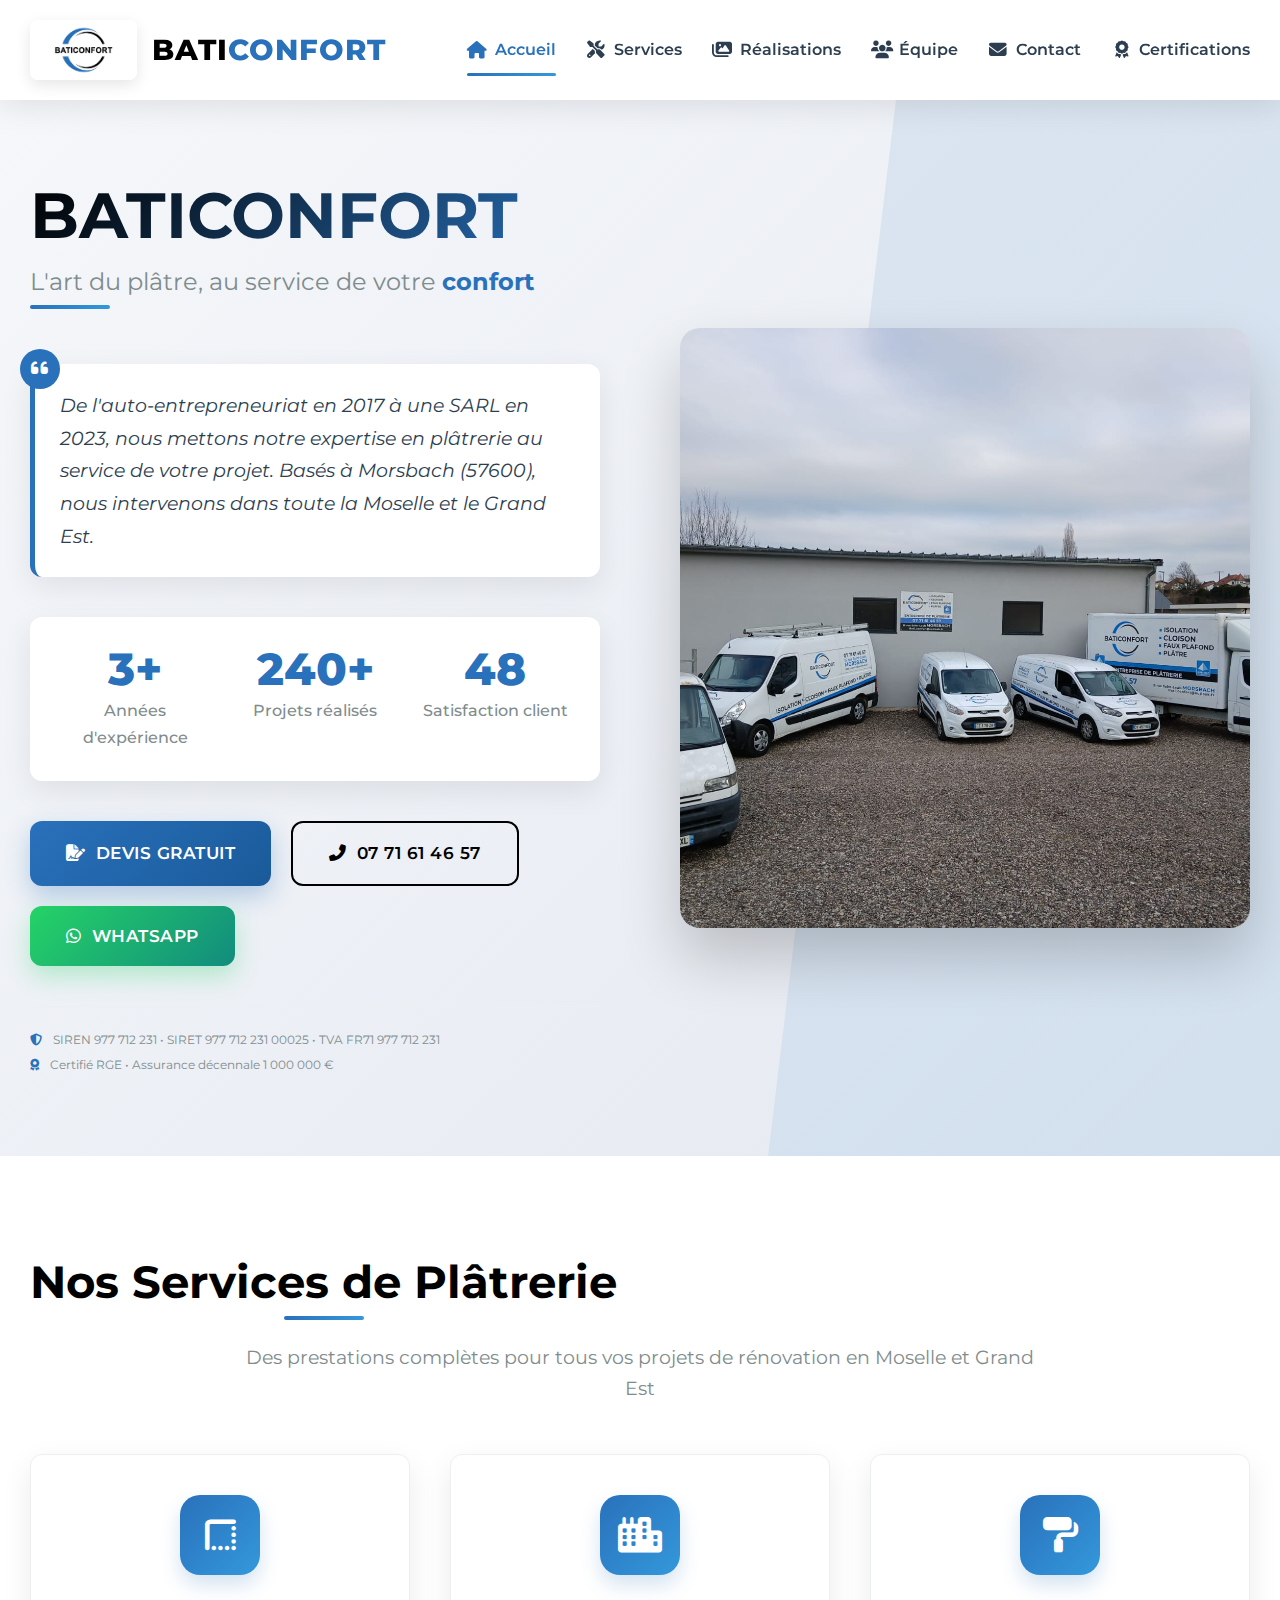
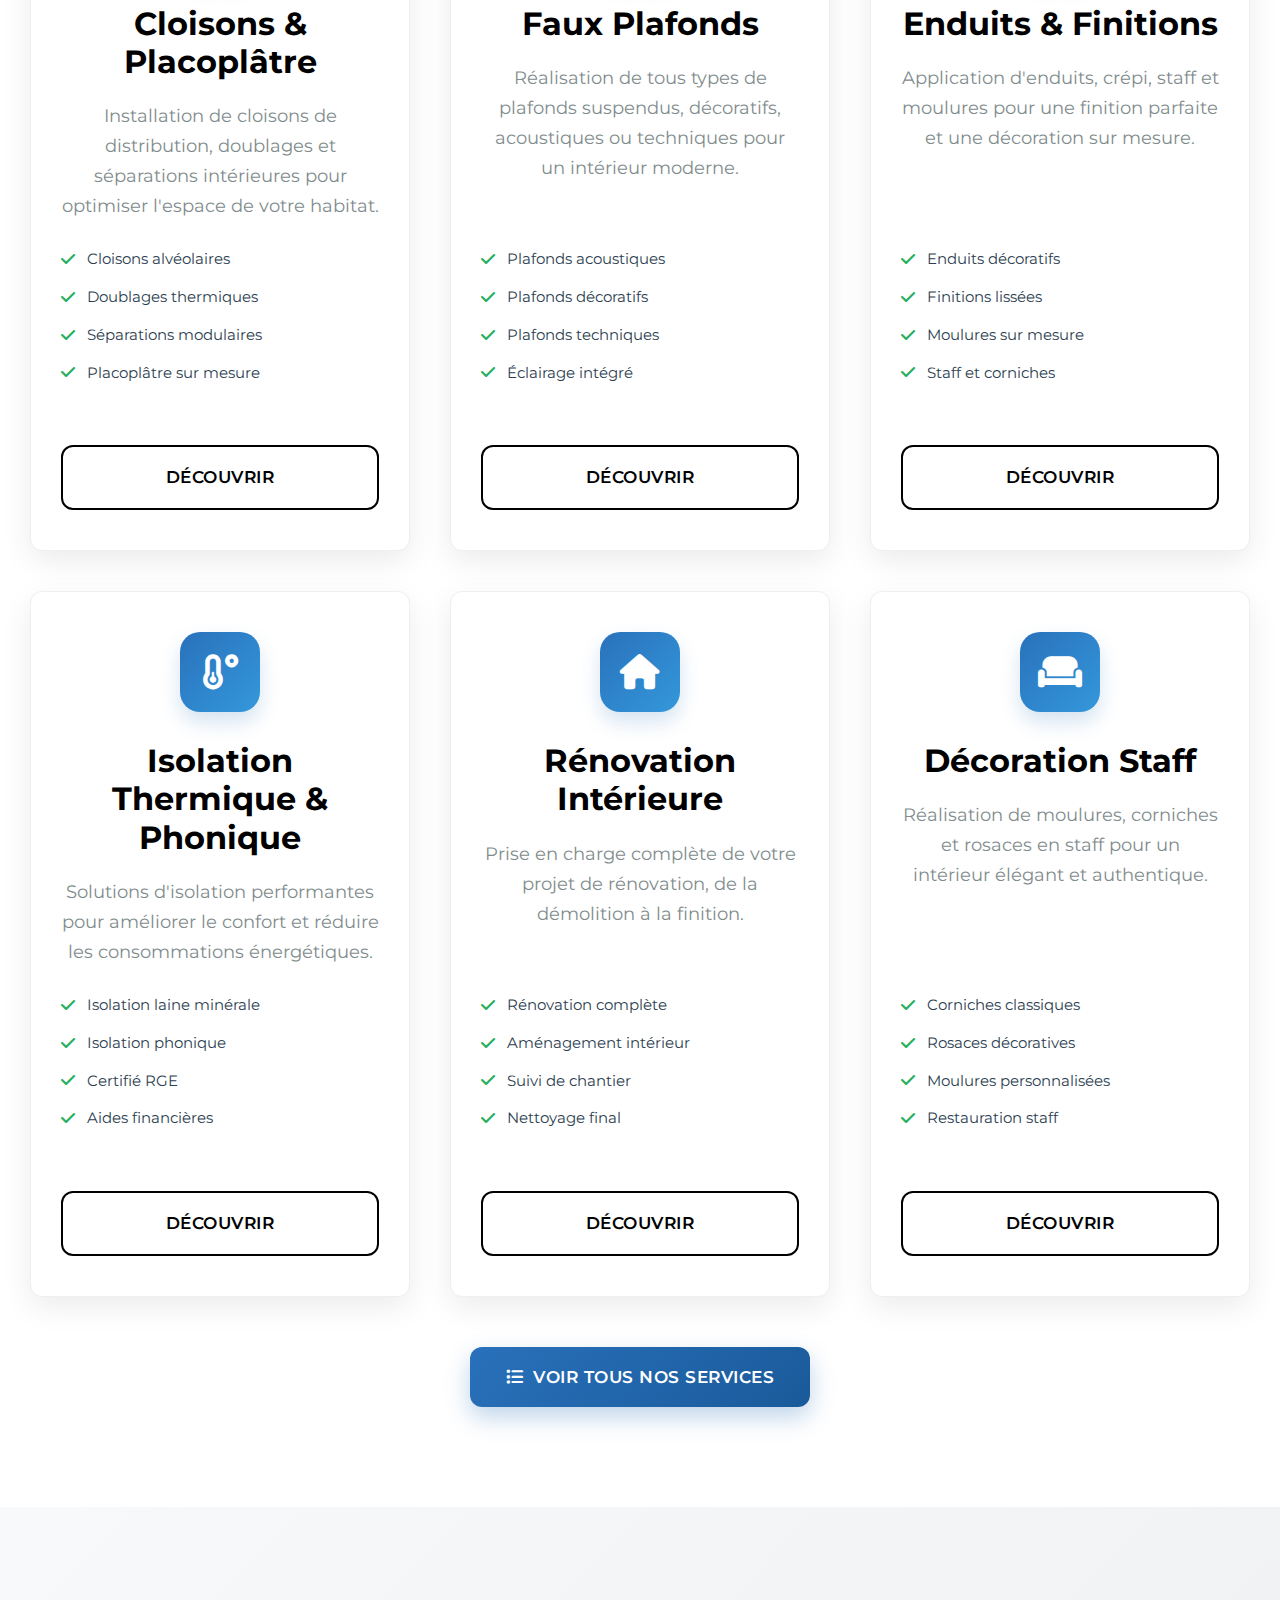
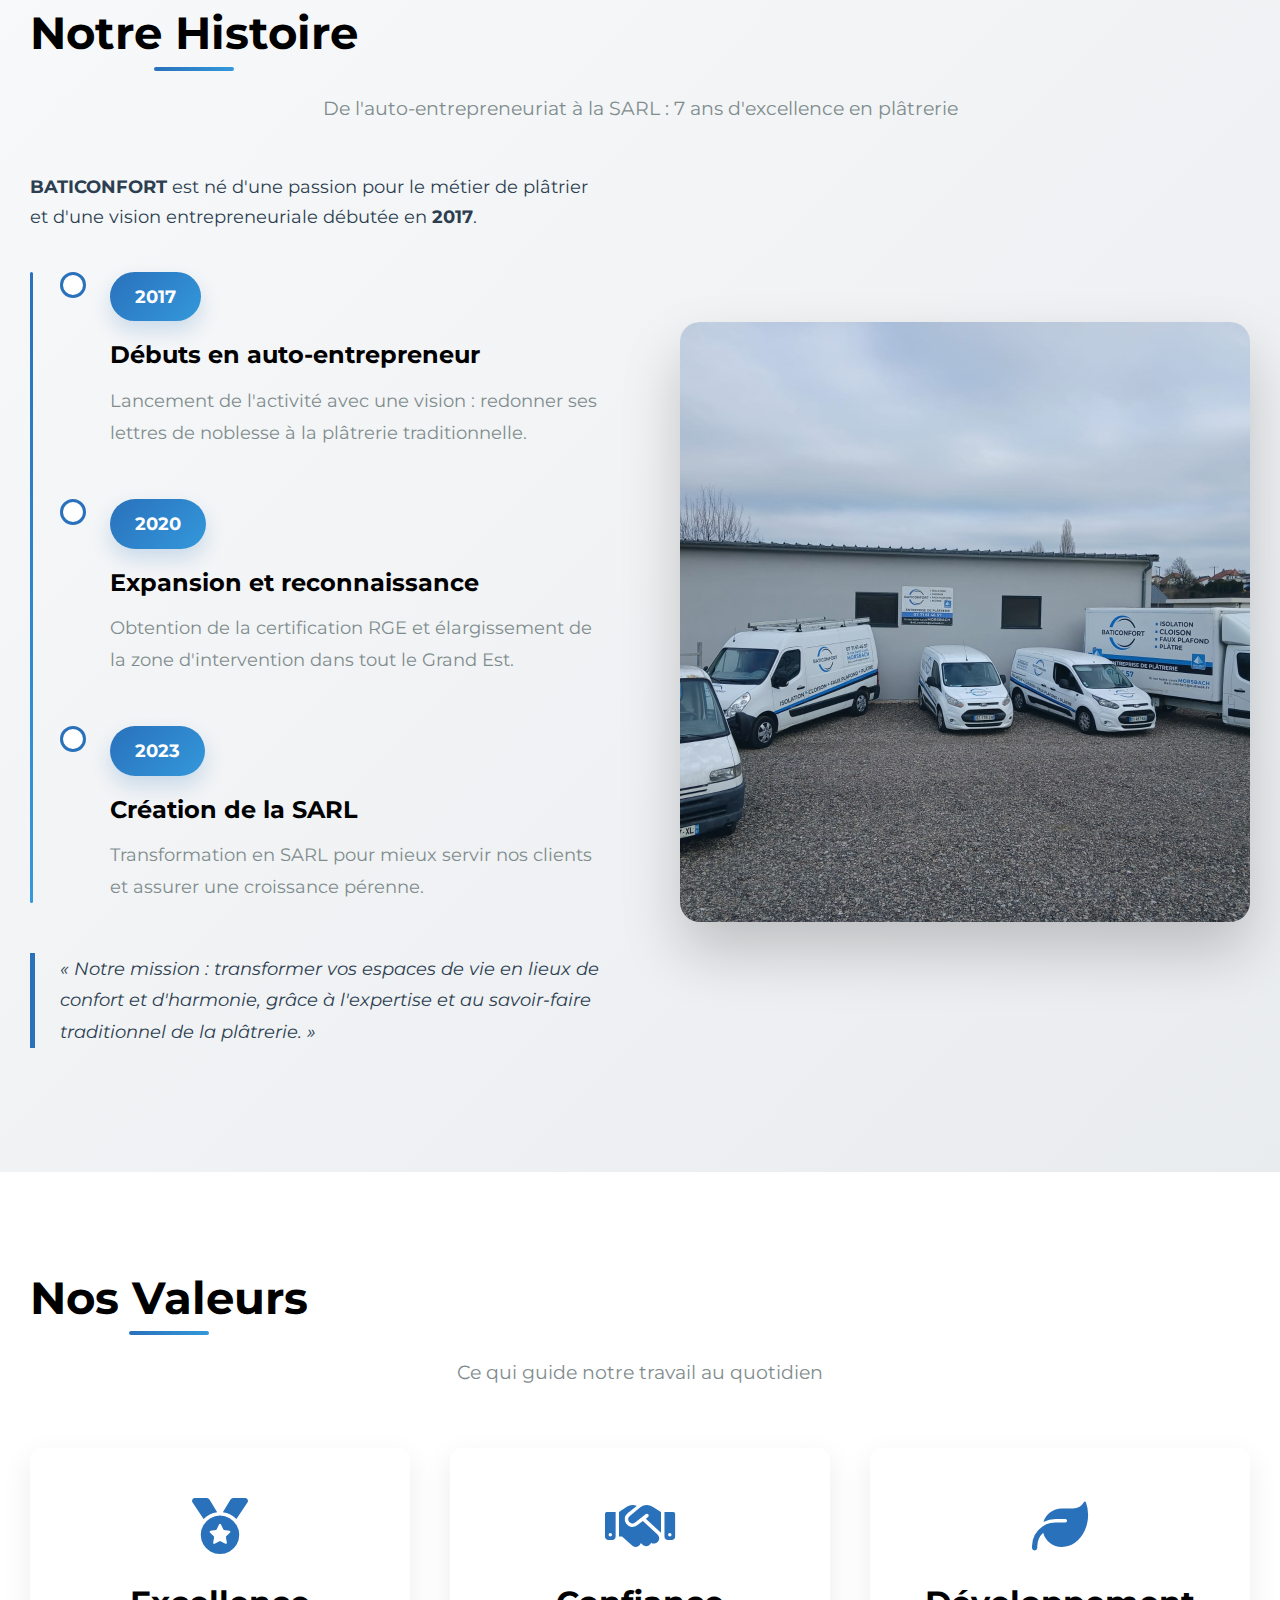
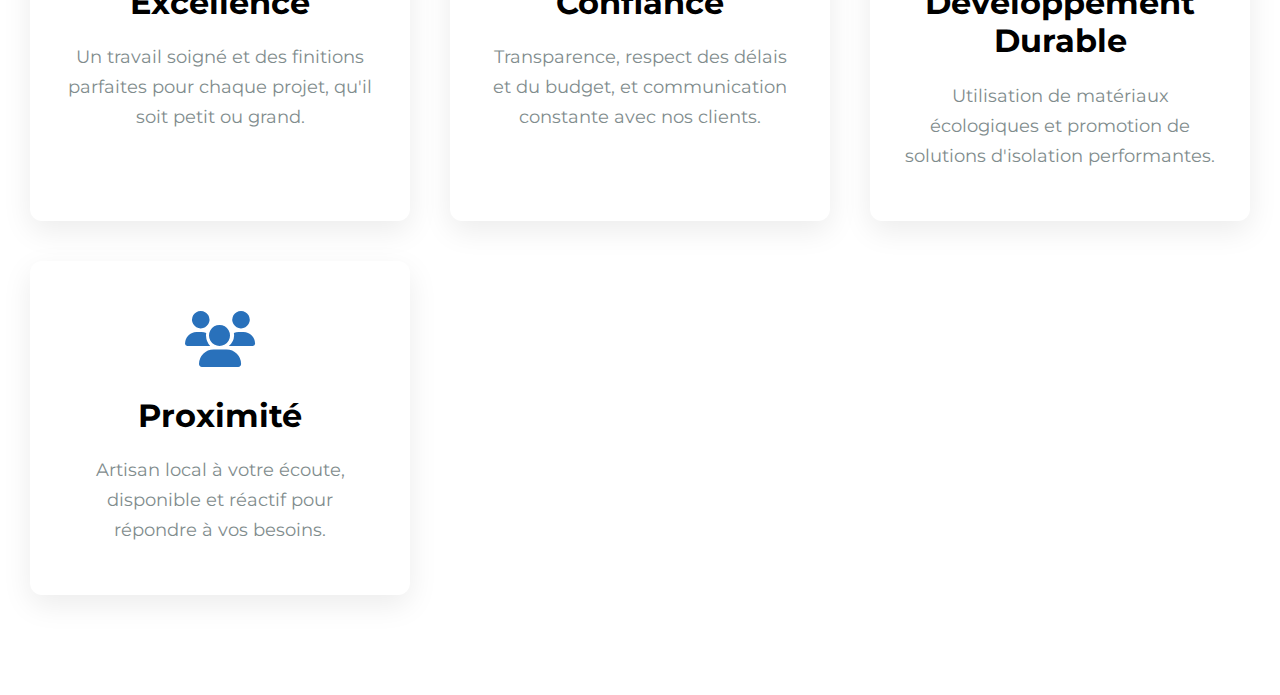
<file: index.html>
<!DOCTYPE html>
<html lang="fr">
<head>
    <meta charset="UTF-8">
    <meta name="viewport" content="width=device-width, initial-scale=1.0">
    <title>BATICONFORT</title>
    <meta name="description" content="SARL BATICONFORT, expert en plâtrerie à Morsbach (57600). Cloisons, faux plafonds, enduits, isolation thermique. Certifié RGE, Qualibat, assurance décennale. Devis gratuit 07 71 61 46 57">
    <link rel="icon" type="image/x-icon" href="/assets/images/favicon.ico">
    
    <!-- Preconnect & Preload -->
    <link rel="preconnect" href="https://fonts.googleapis.com">
    <link rel="preconnect" href="https://fonts.gstatic.com" crossorigin>
    <link rel="preload" as="style" href="https://cdnjs.cloudflare.com/ajax/libs/font-awesome/6.4.0/css/all.min.css">
    <link rel="preload" as="style" href="https://fonts.googleapis.com/css2?family=Montserrat:wght@300;400;500;600;700;800&family=Roboto:wght@300;400;500;700&display=swap">
    
    <!-- CSS -->
    <link rel="stylesheet" href="https://cdnjs.cloudflare.com/ajax/libs/font-awesome/6.4.0/css/all.min.css">
    <link href="https://fonts.googleapis.com/css2?family=Montserrat:wght@300;400;500;600;700;800&family=Roboto:wght@300;400;500;700&display=swap" rel="stylesheet">
    <link rel="stylesheet" href="style.css">
    
    <!-- Schema.org Structured Data -->
    <script type="application/ld+json">
    {
        "@context": "https://schema.org",
        "@type": "HomeAndConstructionBusiness",
        "name": "BATICONFORT",
        "image": "https://www.baticonfort.fr/assets/images/logo.jpg",
        "description": "Entreprise de plâtrerie et rénovation intérieure certifiée RGE en Moselle",
        "address": {
            "@type": "PostalAddress",
            "streetAddress": "15 rue Saint-Louis",
            "addressLocality": "Morsbach",
            "postalCode": "57600",
            "addressCountry": "FR"
        },
        "geo": {
            "@type": "GeoCoordinates",
            "latitude": "49.39932237134848",
            "longitude": "6.870177576950109"
        },
        "url": "https://www.baticonfort.fr",
        "telephone": "+33771614657",
        "priceRange": "€€",
        "openingHours": "Mo-Fr 08:00-18:00, Sa 08:00-12:00",
        "founder": {
            "@type": "Person",
            "name": "Abdelouhad BENTALIB"
        },
        "foundingDate": "2023",
        "legalName": "BATICONFORT SARL",
        "vatID": "FR71 977 712 231",
        "areaServed": "Moselle, Grand Est"
    }
    </script>
</head>
<body>
    
    <!-- Navigation -->
    <nav class="navbar">
        <div class="container nav-container">
            <a href="index.html" class="logo">
                <img src="assets/images/logo.jpg" alt="Logo Baticonfort - Plâtrerie Moselle" class="logo-image" width="60" height="60">
                <span class="logo-text">BATI<span>CONFORT</span></span>
            </a>
            
            <button class="menu-toggle" id="menuToggle" aria-label="Menu mobile" aria-expanded="false">
                <span></span>
                <span></span>
                <span></span>
            </button>
            
            <ul class="nav-menu" id="navMenu">
                <li><a href="index.html" class="active"><i class="fas fa-home"></i> Accueil</a></li>
                <li><a href="services.html"><i class="fas fa-tools"></i> Services</a></li>
                <li><a href="realisations.html"><i class="fas fa-images"></i> Réalisations</a></li>
                <li><a href="equipe.html"><i class="fas fa-users"></i> Équipe</a></li>
                <li><a href="contact.html"><i class="fas fa-envelope"></i> Contact</a></li>
                <li><a href="certifications.html"><i class="fas fa-award"></i> Certifications</a></li>
            </ul>
        </div>
    </nav>
    
    <!-- Hero Section -->
    <section class="hero">
        <div class="container">
            <div class="hero-content">
                <div class="hero-text fade-in">
                    <h1 class="hero-title">BATI<span class="highlight">CONFORT</span></h1>
                    <h2 class="hero-subtitle">L'art du plâtre, au service de votre <span class="hero-highlight">confort</span></h2>
                    
                    <div class="hero-quote">
                        <i class="fas fa-quote-left quote-icon"></i>
                        <span>De l'auto-entrepreneuriat en 2017 à une SARL en 2023, nous mettons notre expertise en plâtrerie au service de votre projet. Basés à Morsbach (57600), nous intervenons dans toute la Moselle et le Grand Est.</span>
                    </div>
                    
                    <div class="hero-stats">
                        <div class="stat">
                            <span class="stat-number">8+</span>
                            <span class="stat-label">Années d'expérience</span>
                        </div>
                        <div class="stat">
                            <span class="stat-number">500+</span>
                            <span class="stat-label">Projets réalisés</span>
                        </div>
                        <div class="stat">
                            <span class="stat-number">100%</span>
                            <span class="stat-label">Satisfaction client</span>
                        </div>
                    </div>
                    
                    <div class="hero-buttons">
                        <a href="contact.html" class="btn btn-primary">
                            <i class="fas fa-file-signature"></i> Devis gratuit
                        </a>
                        <a href="tel:+33771614657" class="btn btn-secondary">
                            <i class="fas fa-phone-alt"></i> 07 71 61 46 57
                        </a>
                        <a href="https://wa.me/33771614657" class="btn btn-whatsapp" target="_blank">
                            <i class="fab fa-whatsapp"></i> WhatsApp
                        </a>
                    </div>
                    
                    <div class="hero-legal">
                        <p><small><i class="fas fa-shield-alt"></i> SIREN 977 712 231 • SIRET 977 712 231 00025 • TVA FR71 977 712 231</small></p>
                        <p><small><i class="fas fa-award"></i> Certifié RGE • Assurance décennale 1 000 000 €</small></p>
                    </div>
                </div>
                
                <div class="profile-image-container fade-in">
                    <img src="assets/images/entreprise.jpg" class="profile-image" alt="Entreprise BATICONFORT - Plâtrerie professionnelle à Morsbach" width="600" height="600" loading="eager">
                </div>
            </div>
        </div>
    </section>

    <!-- Services Section -->
    <section id="services" class="services-section">
        <div class="container">
            <div class="section-header">
                <h2 class="section-title">Nos Services de Plâtrerie</h2>
                <p class="section-subtitle">Des prestations complètes pour tous vos projets de rénovation en Moselle et Grand Est</p>
            </div>
            
            <div class="services-grid">
                <!-- Service 1 -->
                <div class="service-card fade-in">
                    <div class="service-icon">
                        <i class="fas fa-border-style"></i>
                    </div>
                    <h3>Cloisons & Placoplâtre</h3>
                    <p>Installation de cloisons de distribution, doublages et séparations intérieures pour optimiser l'espace de votre habitat.</p>
                    <div class="service-features">
                        <span class="service-feature"><i class="fas fa-check"></i> Cloisons alvéolaires</span>
                        <span class="service-feature"><i class="fas fa-check"></i> Doublages thermiques</span>
                        <span class="service-feature"><i class="fas fa-check"></i> Séparations modulaires</span>
                        <span class="service-feature"><i class="fas fa-check"></i> Placoplâtre sur mesure</span>
                    </div>
                    <a href="services.html#cloisons" class="btn btn-secondary btn-block mt-3">Découvrir</a>
                </div>
                
                <!-- Service 2 -->
                <div class="service-card fade-in">
                    <div class="service-icon">
                        <i class="fas fa-city"></i>
                    </div>
                    <h3>Faux Plafonds</h3>
                    <p>Réalisation de tous types de plafonds suspendus, décoratifs, acoustiques ou techniques pour un intérieur moderne.</p>
                    <div class="service-features">
                        <span class="service-feature"><i class="fas fa-check"></i> Plafonds acoustiques</span>
                        <span class="service-feature"><i class="fas fa-check"></i> Plafonds décoratifs</span>
                        <span class="service-feature"><i class="fas fa-check"></i> Plafonds techniques</span>
                        <span class="service-feature"><i class="fas fa-check"></i> Éclairage intégré</span>
                    </div>
                    <a href="services.html#plafonds" class="btn btn-secondary btn-block mt-3">Découvrir</a>
                </div>
                
                <!-- Service 3 -->
                <div class="service-card fade-in">
                    <div class="service-icon">
                        <i class="fas fa-paint-roller"></i>
                    </div>
                    <h3>Enduits & Finitions</h3>
                    <p>Application d'enduits, crépi, staff et moulures pour une finition parfaite et une décoration sur mesure.</p>
                    <div class="service-features">
                        <span class="service-feature"><i class="fas fa-check"></i> Enduits décoratifs</span>
                        <span class="service-feature"><i class="fas fa-check"></i> Finitions lissées</span>
                        <span class="service-feature"><i class="fas fa-check"></i> Moulures sur mesure</span>
                        <span class="service-feature"><i class="fas fa-check"></i> Staff et corniches</span>
                    </div>
                    <a href="services.html#enduits" class="btn btn-secondary btn-block mt-3">Découvrir</a>
                </div>
                
                <!-- Service 4 -->
                <div class="service-card fade-in">
                    <div class="service-icon">
                        <i class="fas fa-temperature-low"></i>
                    </div>
                    <h3>Isolation Thermique & Phonique</h3>
                    <p>Solutions d'isolation performantes pour améliorer le confort et réduire les consommations énergétiques.</p>
                    <div class="service-features">
                        <span class="service-feature"><i class="fas fa-check"></i> Isolation laine minérale</span>
                        <span class="service-feature"><i class="fas fa-check"></i> Isolation phonique</span>
                        <span class="service-feature"><i class="fas fa-check"></i> Certifié RGE</span>
                        <span class="service-feature"><i class="fas fa-check"></i> Aides financières</span>
                    </div>
                    <a href="services.html#isolation" class="btn btn-secondary btn-block mt-3">Découvrir</a>
                </div>
                
                <!-- Service 5 -->
                <div class="service-card fade-in">
                    <div class="service-icon">
                        <i class="fas fa-home"></i>
                    </div>
                    <h3>Rénovation Intérieure</h3>
                    <p>Prise en charge complète de votre projet de rénovation, de la démolition à la finition.</p>
                    <div class="service-features">
                        <span class="service-feature"><i class="fas fa-check"></i> Rénovation complète</span>
                        <span class="service-feature"><i class="fas fa-check"></i> Aménagement intérieur</span>
                        <span class="service-feature"><i class="fas fa-check"></i> Suivi de chantier</span>
                        <span class="service-feature"><i class="fas fa-check"></i> Nettoyage final</span>
                    </div>
                    <a href="services.html#renovation" class="btn btn-secondary btn-block mt-3">Découvrir</a>
                </div>
                
                <!-- Service 6 -->
                <div class="service-card fade-in">
                    <div class="service-icon">
                        <i class="fa-solid fa-couch"></i>
                    </div>
                    <h3>Décoration Staff</h3>
                    <p>Réalisation de moulures, corniches et rosaces en staff pour un intérieur élégant et authentique.</p>
                    <div class="service-features">
                        <span class="service-feature"><i class="fas fa-check"></i> Corniches classiques</span>
                        <span class="service-feature"><i class="fas fa-check"></i> Rosaces décoratives</span>
                        <span class="service-feature"><i class="fas fa-check"></i> Moulures personnalisées</span>
                        <span class="service-feature"><i class="fas fa-check"></i> Restauration staff</span>
                    </div>
                    <a href="services.html#staff" class="btn btn-secondary btn-block mt-3">Découvrir</a>
                </div>
            </div>
            
            <div class="text-center mt-5">
                <a href="services.html" class="btn btn-primary">
                    <i class="fas fa-list"></i> Voir tous nos services
                </a>
            </div>
        </div>
    </section>
    
    <!-- À Propos Section -->
    <section class="about-section history-section">
        <div class="container">
            <div class="section-header">
                <h2 class="section-title">Notre Histoire</h2>
                <p class="section-subtitle">De l'auto-entrepreneuriat à la SARL : 7 ans d'excellence en plâtrerie</p>
            </div>
            
            <div class="history-content">
                <div class="history-text">
                    <p><strong>BATICONFORT</strong> est né d'une passion pour le métier de plâtrier et d'une vision entrepreneuriale débutée en <strong>2017</strong>.</p>
                    
                    <div class="history-timeline">
                        <div class="history-event">
                            <div class="event-year">2017</div>
                            <div class="event-content">
                                <h4>Débuts en auto-entrepreneur</h4>
                                <p>Lancement de l'activité avec une vision : redonner ses lettres de noblesse à la plâtrerie traditionnelle.</p>
                            </div>
                        </div>
                        
                        <div class="history-event">
                            <div class="event-year">2020</div>
                            <div class="event-content">
                                <h4>Expansion et reconnaissance</h4>
                                <p>Obtention de la certification RGE et élargissement de la zone d'intervention dans tout le Grand Est.</p>
                            </div>
                        </div>
                        
                        <div class="history-event">
                            <div class="event-year">2023</div>
                            <div class="event-content">
                                <h4>Création de la SARL</h4>
                                <p>Transformation en SARL pour mieux servir nos clients et assurer une croissance pérenne.</p>
                            </div>
                        </div>
                    </div>
                    
                    <div class="history-mission">
                        <p>« Notre mission : transformer vos espaces de vie en lieux de confort et d'harmonie, grâce à l'expertise et au savoir-faire traditionnel de la plâtrerie. »</p>
                    </div>
                </div>
                
                <div class="history-image">
                    <img src="assets/images/entreprise.jpg" alt="L'équipe BATICONFORT - Artisans plâtriers" width="600" height="400" loading="lazy">
                </div>
            </div>
        </div>
    </section>
    
    <!-- Valeurs Section -->
    <section class="values-section">
        <div class="container">
            <div class="section-header">
                <h2 class="section-title">Nos Valeurs</h2>
                <p class="section-subtitle">Ce qui guide notre travail au quotidien</p>
            </div>
            
            <div class="values-grid">
                <div class="value-card fade-in">
                    <i class="fas fa-medal"></i>
                    <h3>Excellence</h3>
                    <p>Un travail soigné et des finitions parfaites pour chaque projet, qu'il soit petit ou grand.</p>
                </div>
                
                <div class="value-card fade-in">
                    <i class="fas fa-handshake"></i>
                    <h3>Confiance</h3>
                    <p>Transparence, respect des délais et du budget, et communication constante avec nos clients.</p>
                </div>
                
                <div class="value-card fade-in">
                    <i class="fas fa-leaf"></i>
                    <h3>Développement Durable</h3>
                    <p>Utilisation de matériaux écologiques et promotion de solutions d'isolation performantes.</p>
                </div>
                
                <div class="value-card fade-in">
                    <i class="fas fa-users"></i>
                    <h3>Proximité</h3>
                    <p>Artisan local à votre écoute, disponible et réactif pour répondre à vos besoins.</p>
                </div>
            </div>
        </div>
    </section>

    <!-- Back to Top Button -->
    <button class="back-to-top" aria-label="Retour en haut">
        <i class="fas fa-chevron-up"></i>
    </button>

    <script src="script.js"></script>
</body>
</html>
</file>
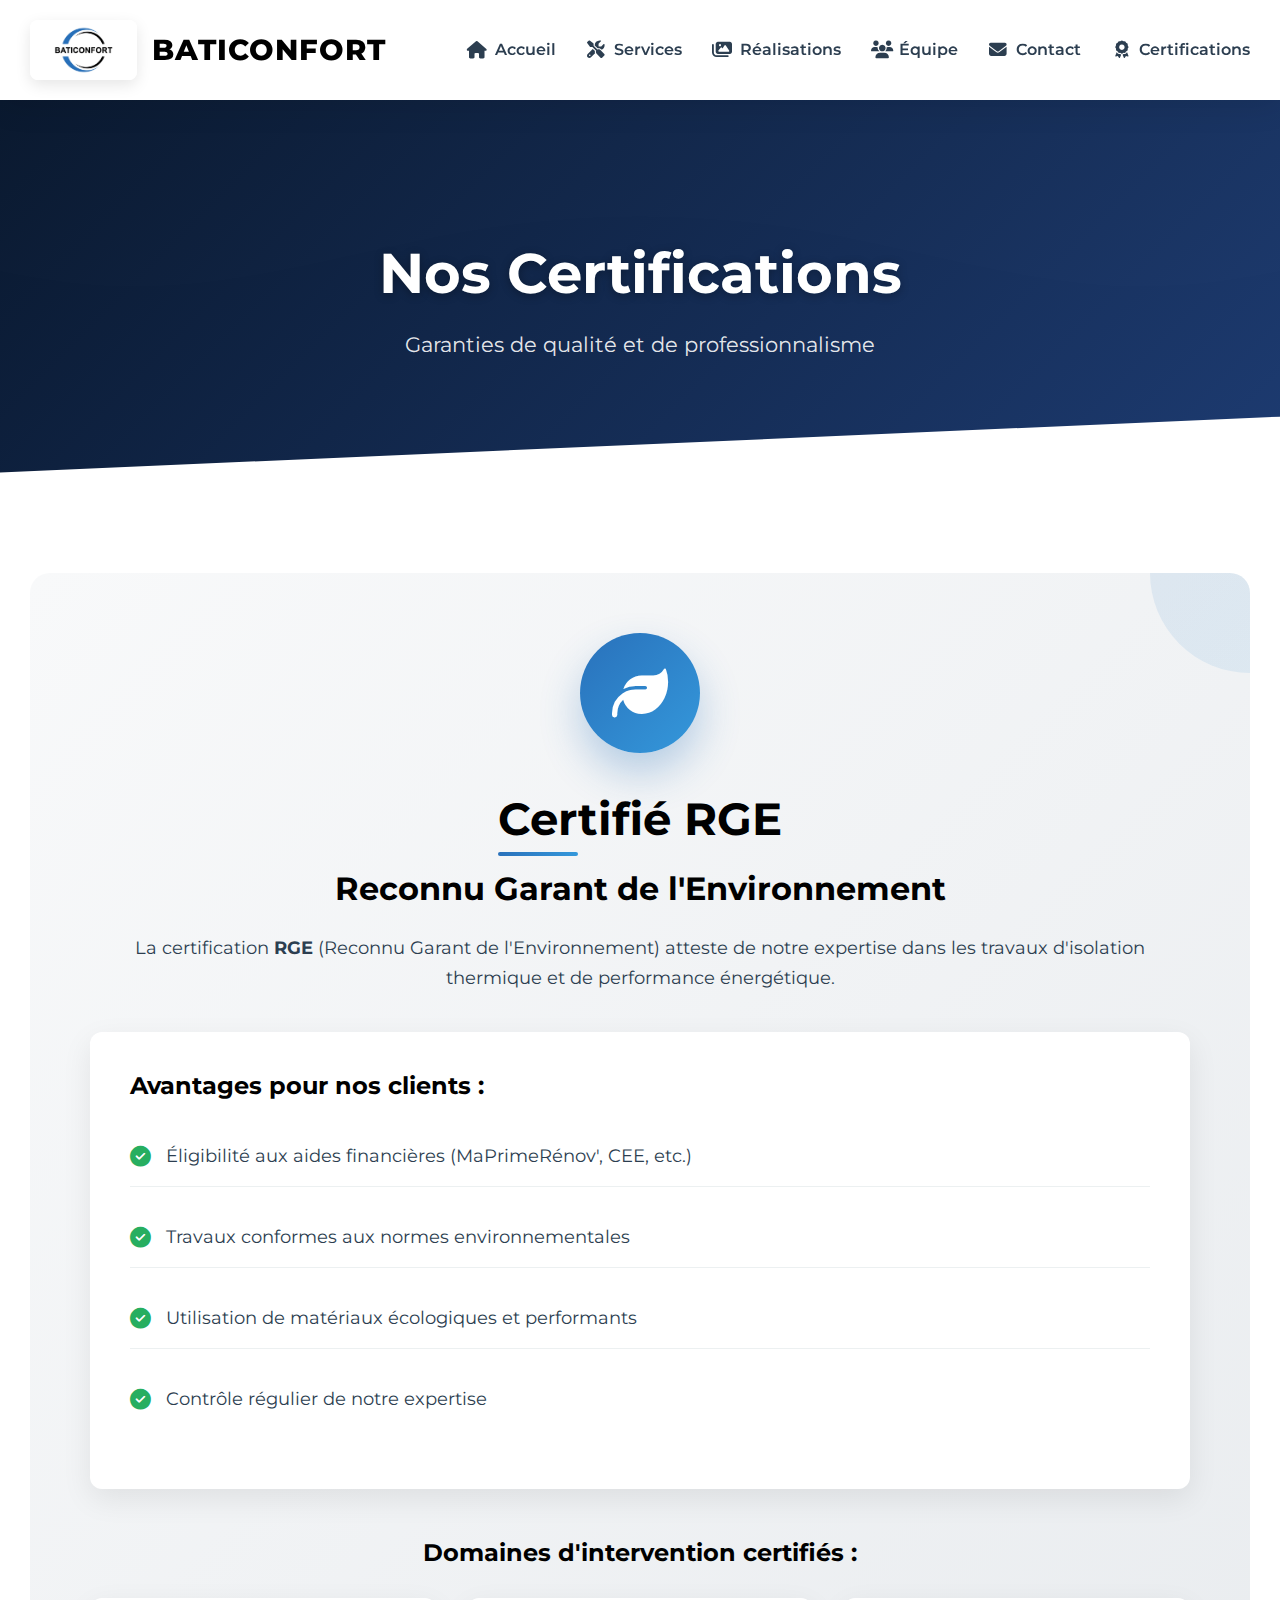
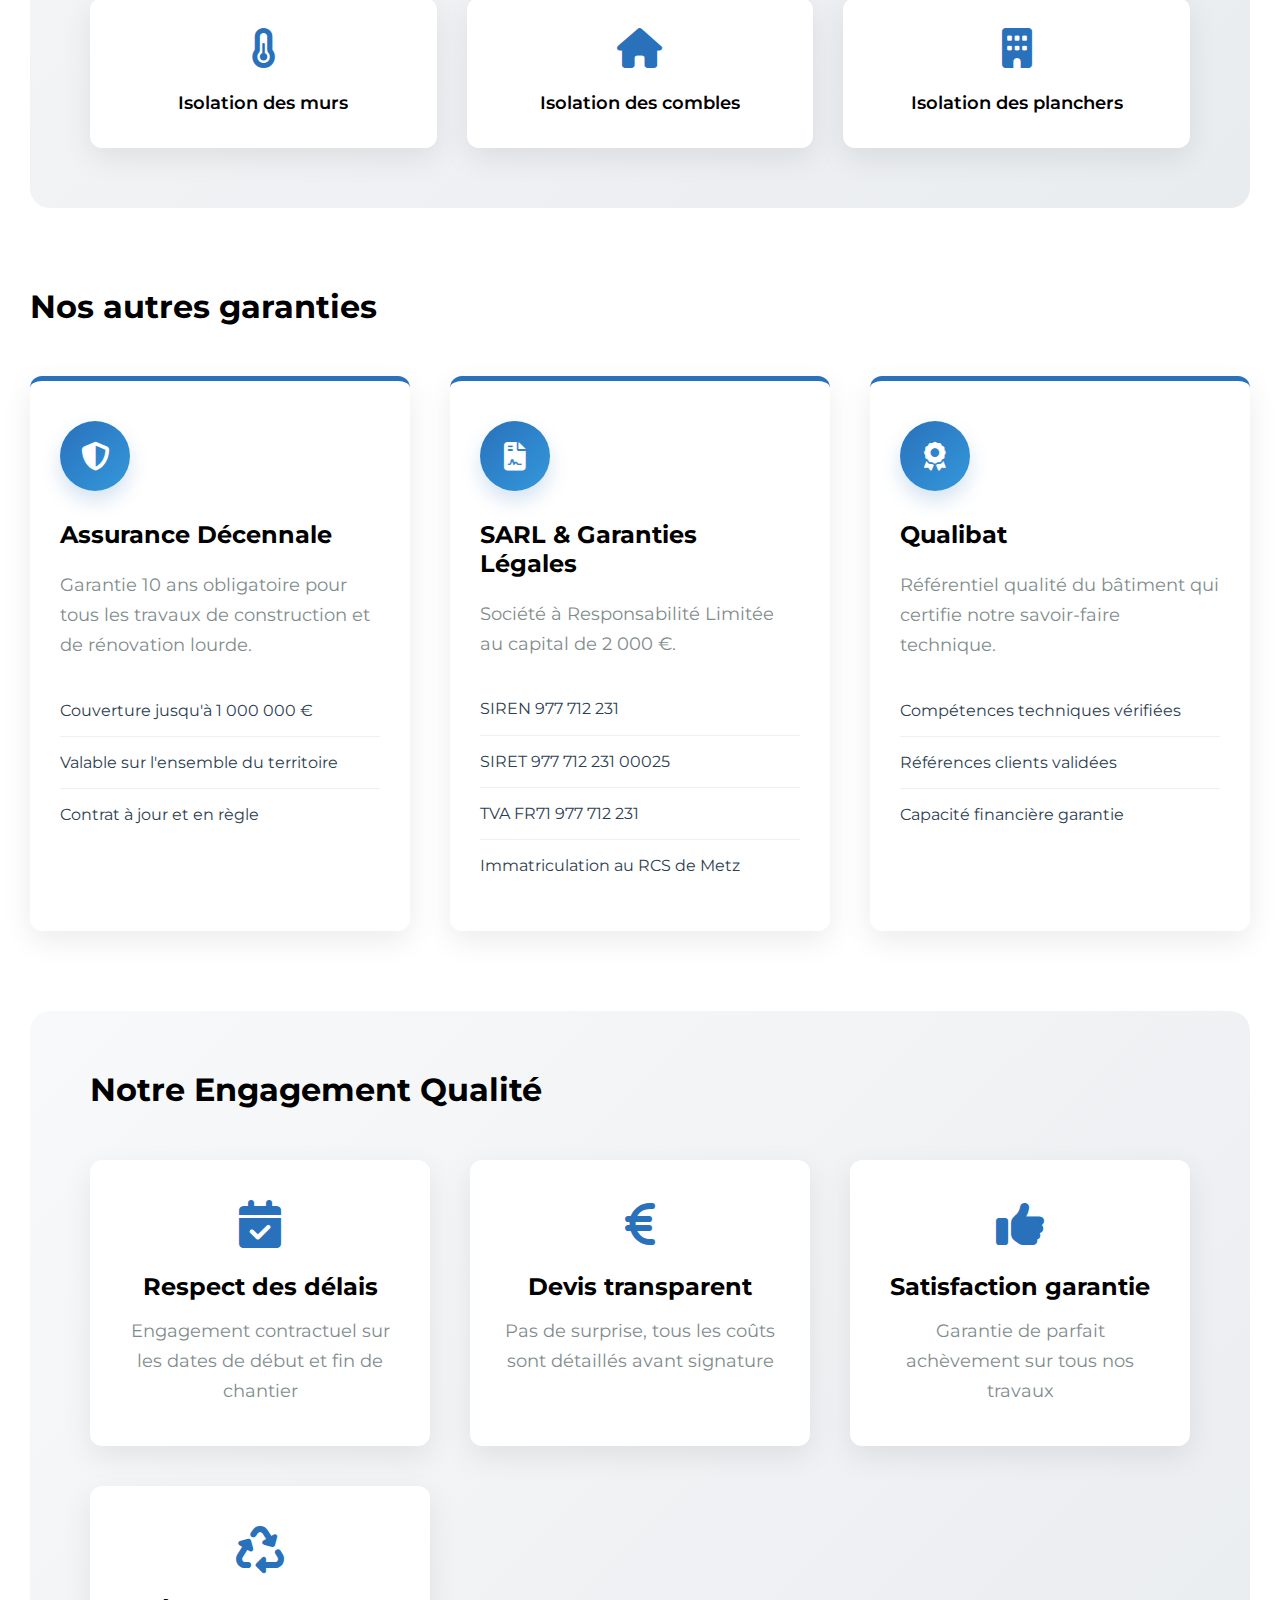
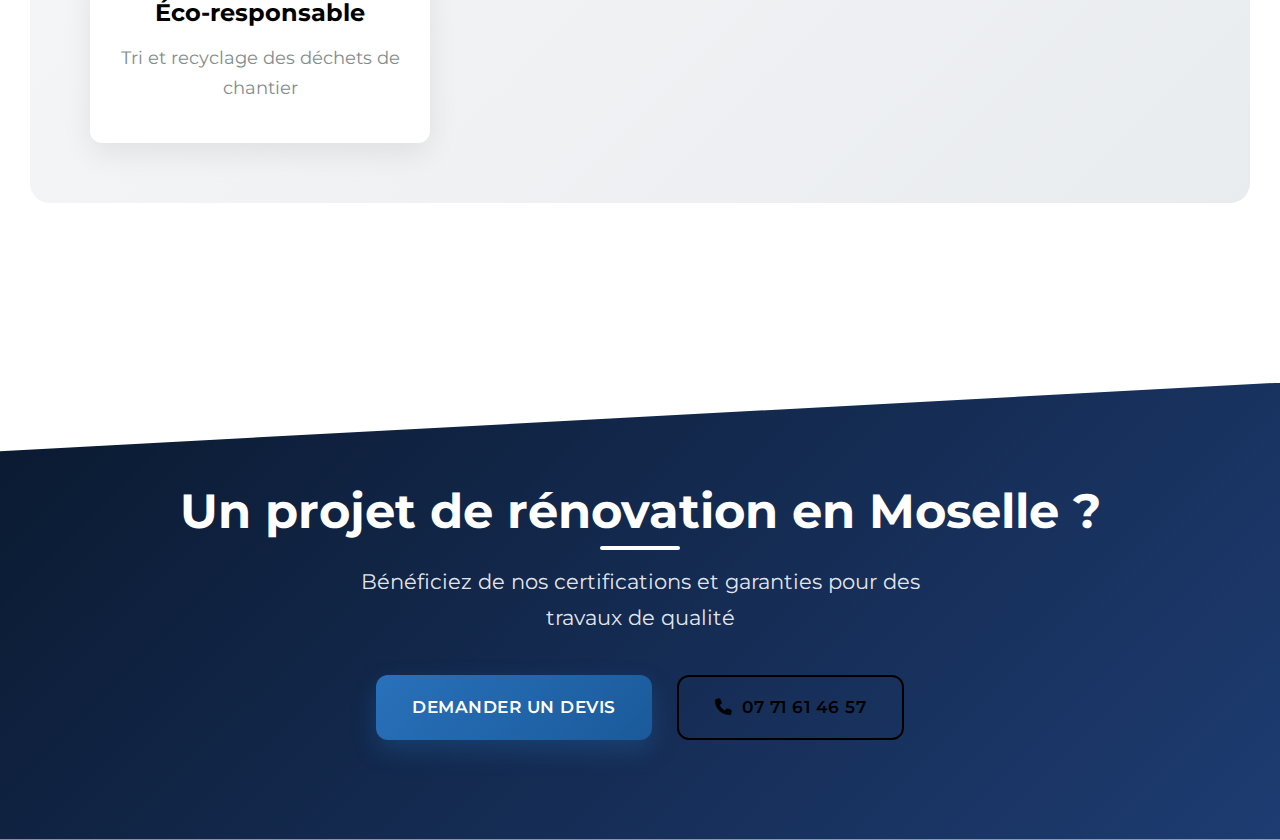
<file: certifications.html>
<!DOCTYPE html>
<html lang="fr">
<head>
    <meta charset="UTF-8">
    <meta name="viewport" content="width=device-width, initial-scale=1.0">
    <title>BATICONFORT - Certifications & Garanties Plâtrerie</title>
    <meta name="description" content="Certifications BATICONFORT : RGE, Qualibat, assurance décennale. SARL au capital de 2 000 €. SIREN 977 712 231">
    <link rel="stylesheet" href="https://cdnjs.cloudflare.com/ajax/libs/font-awesome/6.4.0/css/all.min.css">
    <link href="https://fonts.googleapis.com/css2?family=Montserrat:wght@300;400;500;600;700&family=Roboto:wght@300;400;500;700&display=swap" rel="stylesheet">
    <link rel="stylesheet" href="style.css">
    <link rel="icon" type="image/x-icon" href="assets/images/favicon.ico">
</head>
<body>
    <!-- Navigation mise à jour avec toutes les pages -->
<nav class="navbar">
    <div class="container nav-container">
        <a href="index.html" class="logo">
            <img src="assets/images/logo.jpg" alt="Logo Baticonfort" class="logo-image">
            <span class="logo-text">BATICONFORT</span>
        </a>
        
        <button class="menu-toggle" id="menuToggle" aria-label="Menu mobile">
            <span></span>
            <span></span>
            <span></span>
        </button>
        
        <ul class="nav-menu" id="navMenu">
            <li><a href="index.html"><i class="fas fa-home"></i> Accueil</a></li>
            <li><a href="services.html"><i class="fas fa-tools"></i> Services</a></li>
            <li><a href="realisations.html"><i class="fas fa-images"></i> Réalisations</a></li>
            <li><a href="equipe.html"><i class="fas fa-users"></i> Équipe</a></li>
            <li><a href="contact.html"><i class="fas fa-envelope"></i> Contact</a></li>
            <li><a href="certifications.html"><i class="fas fa-award"></i> Certifications</a></li>
        </ul>
    </div>
</nav>
    
    <!-- Page Header -->
    <section class="page-header">
        <div class="container">
            <h1>Nos Certifications</h1>
            <p>Garanties de qualité et de professionnalisme</p>
        </div>
    </section>

    <!-- Certifications détaillées -->
    <section class="certifications-detail">
        <div class="container">
            <div class="certification-main">
                <div class="certification-logo-large">
                    <i class="fas fa-leaf"></i>
                </div>
                <h2>Certifié RGE</h2>
                <h3>Reconnu Garant de l'Environnement</h3>
                
                <div class="certification-content">
                    <p>La certification <strong>RGE</strong> (Reconnu Garant de l'Environnement) atteste de notre expertise dans les travaux d'isolation thermique et de performance énergétique.</p>
                    
                    <div class="certification-benefits">
                        <h4>Avantages pour nos clients :</h4>
                        <ul>
                            <li><i class="fas fa-check-circle"></i> Éligibilité aux aides financières (MaPrimeRénov', CEE, etc.)</li>
                            <li><i class="fas fa-check-circle"></i> Travaux conformes aux normes environnementales</li>
                            <li><i class="fas fa-check-circle"></i> Utilisation de matériaux écologiques et performants</li>
                            <li><i class="fas fa-check-circle"></i> Contrôle régulier de notre expertise</li>
                        </ul>
                    </div>
                    
                    <div class="certification-scope">
                        <h4>Domaines d'intervention certifiés :</h4>
                        <div class="scope-grid">
                            <div class="scope-item">
                                <i class="fas fa-thermometer-half"></i>
                                <span>Isolation des murs</span>
                            </div>
                            <div class="scope-item">
                                <i class="fas fa-home"></i>
                                <span>Isolation des combles</span>
                            </div>
                            <div class="scope-item">
                                <i class="fas fa-building"></i>
                                <span>Isolation des planchers</span>
                            </div>
                        </div>
                    </div>
                </div>
            </div>
            
            <div class="other-certifications">
                <h3>Nos autres garanties</h3>
                
                <div class="guarantee-cards">
                    <div class="guarantee-card detailed">
                        <div class="guarantee-icon">
                            <i class="fas fa-shield-alt"></i>
                        </div>
                        <h4>Assurance Décennale</h4>
                        <p>Garantie 10 ans obligatoire pour tous les travaux de construction et de rénovation lourde.</p>
                        <ul>
                            <li>Couverture jusqu'à 1 000 000 €</li>
                            <li>Valable sur l'ensemble du territoire</li>
                            <li>Contrat à jour et en règle</li>
                        </ul>
                    </div>
                    
                    <div class="guarantee-card detailed">
                        <div class="guarantee-icon">
                            <i class="fas fa-file-contract"></i>
                        </div>
                        <h4>SARL & Garanties Légales</h4>
                        <p>Société à Responsabilité Limitée au capital de 2 000 €.</p>
                        <ul>
                            <li>SIREN 977 712 231</li>
                            <li>SIRET 977 712 231 00025</li>
                            <li>TVA FR71 977 712 231</li>
                            <li>Immatriculation au RCS de Metz</li>
                        </ul>
                    </div>
                    
                    <div class="guarantee-card detailed">
                        <div class="guarantee-icon">
                            <i class="fas fa-award"></i>
                        </div>
                        <h4>Qualibat</h4>
                        <p>Référentiel qualité du bâtiment qui certifie notre savoir-faire technique.</p>
                        <ul>
                            <li>Compétences techniques vérifiées</li>
                            <li>Références clients validées</li>
                            <li>Capacité financière garantie</li>
                        </ul>
                    </div>
                </div>
            </div>
            
            <!-- Engagement qualité -->
            <div class="quality-commitment">
                <h3>Notre Engagement Qualité</h3>
                <div class="commitment-grid">
                    <div class="commitment-item">
                        <i class="fas fa-calendar-check"></i>
                        <h4>Respect des délais</h4>
                        <p>Engagement contractuel sur les dates de début et fin de chantier</p>
                    </div>
                    
                    <div class="commitment-item">
                        <i class="fas fa-euro-sign"></i>
                        <h4>Devis transparent</h4>
                        <p>Pas de surprise, tous les coûts sont détaillés avant signature</p>
                    </div>
                    
                    <div class="commitment-item">
                        <i class="fas fa-thumbs-up"></i>
                        <h4>Satisfaction garantie</h4>
                        <p>Garantie de parfait achèvement sur tous nos travaux</p>
                    </div>
                    
                    <div class="commitment-item">
                        <i class="fas fa-recycle"></i>
                        <h4>Éco-responsable</h4>
                        <p>Tri et recyclage des déchets de chantier</p>
                    </div>
                </div>
            </div>
        </div>
    </section>

    <!-- CTA Section -->
    <section class="cta-certifications">
        <div class="container">
            <h2>Un projet de rénovation en Moselle ?</h2>
            <p>Bénéficiez de nos certifications et garanties pour des travaux de qualité</p>
            <div class="cta-buttons">
                <a href="contact.html" class="btn btn-primary">Demander un devis</a>
                <a href="tel:+33771614657" class="btn btn-secondary"><i class="fas fa-phone"></i> 07 71 61 46 57</a>
            </div>
        </div>
    </section>

    <script src="script.js"></script>
</body>
</html>
</file>
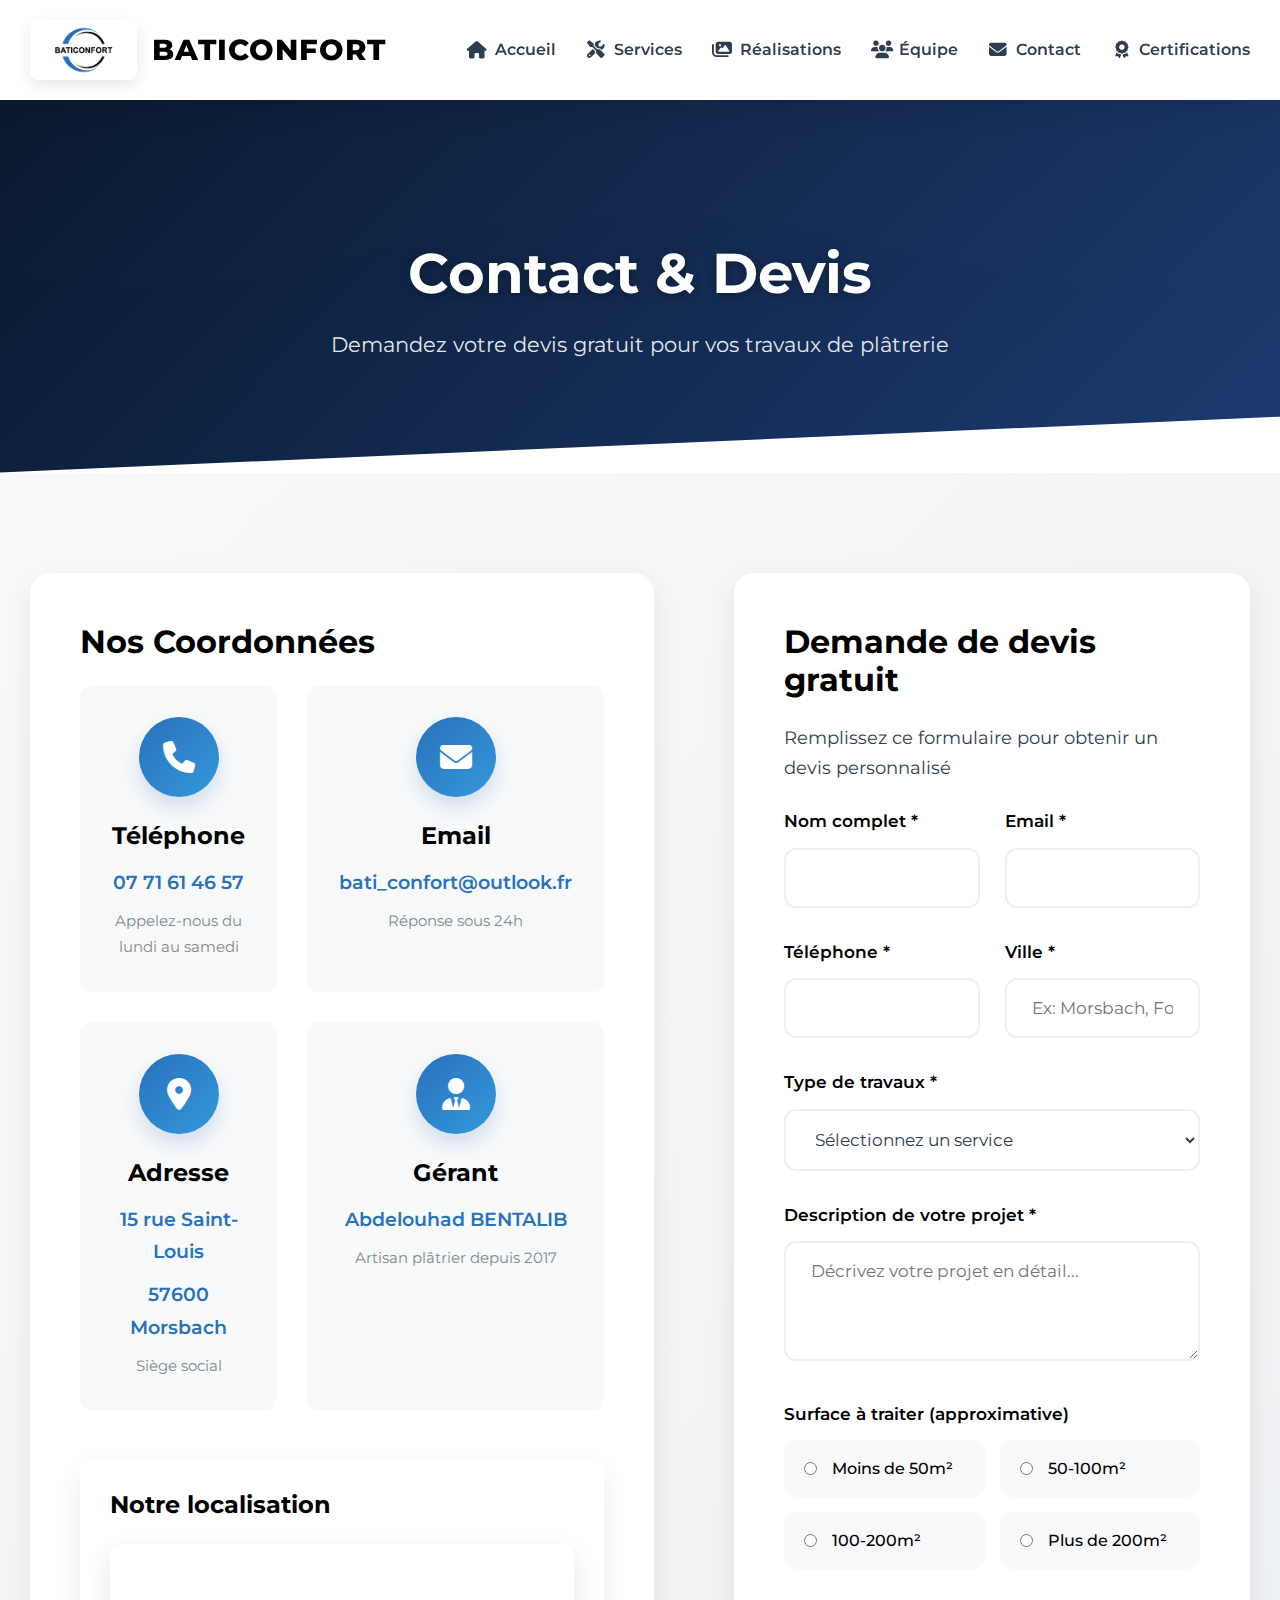
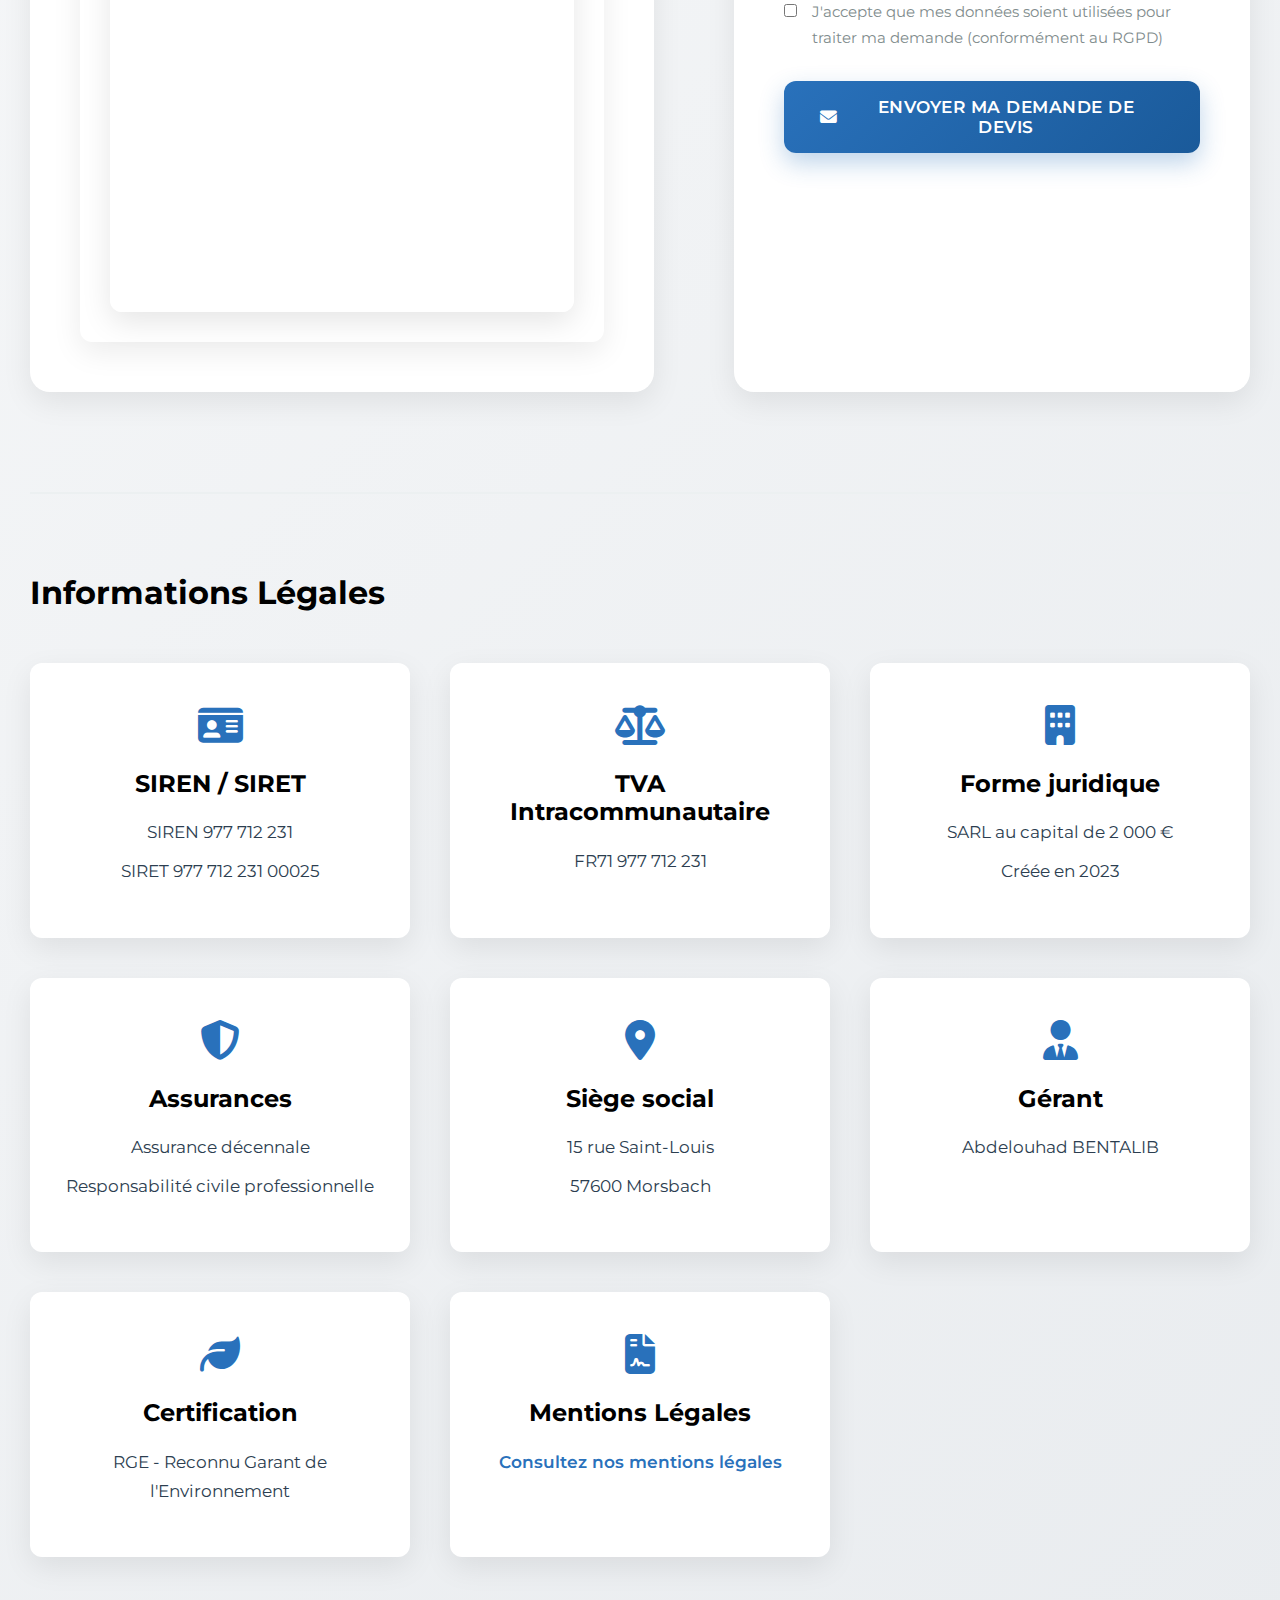
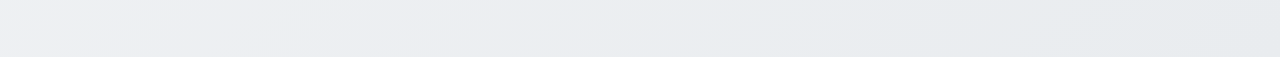
<file: contact.html>
<!DOCTYPE html>
<html lang="fr">
<head>
    <meta charset="UTF-8">
    <meta name="viewport" content="width=device-width, initial-scale=1.0">
    <title>BATICONFORT - Contact & Devis Plâtrerie Moselle</title>
    <meta name="description" content="Contactez BATICONFORT à Morsbach (57600) pour vos travaux de plâtrerie. Devis gratuit en Moselle et Grand Est. Tél: 07 71 61 46 57">
    <link rel="stylesheet" href="https://cdnjs.cloudflare.com/ajax/libs/font-awesome/6.4.0/css/all.min.css">
    <link href="https://fonts.googleapis.com/css2?family=Montserrat:wght@300;400;500;600;700&family=Roboto:wght@300;400;500;700&display=swap" rel="stylesheet">
    <link rel="stylesheet" href="style.css">
    <link rel="icon" type="image/x-icon" href="assets/images/favicon.ico">
</head>
<body>
    <!-- Navigation mise à jour avec toutes les pages -->
<nav class="navbar">
    <div class="container nav-container">
        <a href="index.html" class="logo">
            <img src="assets/images/logo.jpg" alt="Logo Baticonfort" class="logo-image">
            <span class="logo-text">BATICONFORT</span>
        </a>
        
        <button class="menu-toggle" id="menuToggle" aria-label="Menu mobile">
            <span></span>
            <span></span>
            <span></span>
        </button>
        
        <ul class="nav-menu" id="navMenu">
            <li><a href="index.html"><i class="fas fa-home"></i> Accueil</a></li>
            <li><a href="services.html"><i class="fas fa-tools"></i> Services</a></li>
            <li><a href="realisations.html"><i class="fas fa-images"></i> Réalisations</a></li>
            <li><a href="equipe.html"><i class="fas fa-users"></i> Équipe</a></li>
            <li><a href="contact.html"><i class="fas fa-envelope"></i> Contact</a></li>
            <li><a href="certifications.html"><i class="fas fa-award"></i> Certifications</a></li>
        </ul>
    </div>
</nav>
    
    <!-- Page Header -->
    <section class="page-header">
        <div class="container">
            <h1>Contact & Devis</h1>
            <p>Demandez votre devis gratuit pour vos travaux de plâtrerie</p>
        </div>
    </section>

    <!-- Contact Section -->
    <section class="contact-section">
        <div class="container">
            <div class="contact-container">
                <div class="contact-info">
                    <h3>Nos Coordonnées</h3>
                    
                    <div class="contact-icons-grid">
                        <a href="tel:+33771614657" class="contact-icon-card">
                            <div class="icon-circle">
                                <i class="fas fa-phone"></i>
                            </div>
                            <h4>Téléphone</h4>
                            <p>07 71 61 46 57</p>
                            <span class="icon-subtitle">Appelez-nous du lundi au samedi</span>
                        </a>
                        
                        <a href="mailto:bati_confort@outlook.fr" class="contact-icon-card">
                            <div class="icon-circle">
                                <i class="fas fa-envelope"></i>
                            </div>
                            <h4>Email</h4>
                            <p>bati_confort@outlook.fr</p>
                            <span class="icon-subtitle">Réponse sous 24h</span>
                        </a>
                        
                        <div class="contact-icon-card">
                            <div class="icon-circle">
                                <i class="fas fa-map-marker-alt"></i>
                            </div>
                            <h4>Adresse</h4>
                            <p>15 rue Saint-Louis</p>
                            <p>57600 Morsbach</p>
                            <span class="icon-subtitle">Siège social</span>
                        </div>
                        
                        <div class="contact-icon-card">
                            <div class="icon-circle">
                                <i class="fas fa-user-tie"></i>
                            </div>
                            <h4>Gérant</h4>
                            <p>Abdelouhad BENTALIB</p>
                            <span class="icon-subtitle">Artisan plâtrier depuis 2017</span>
                        </div>
                    </div>
                    
                    <!-- Carte Google Maps -->
                    <div class="map-container">
                        <h4>Notre localisation</h4>
                        <div class="map-wrapper">
                            <iframe 
                                src="https://www.google.com/maps/embed?pb=!1m18!1m12!1m3!1d2596.548651917903!2d6.870177576950109!3d49.39932237134848!2m3!1f0!2f0!3f0!3m2!1i1024!2i768!4f13.1!3m3!1m2!1s0x4795c59c15b4c4d5%3A0x253f73264d520639!2s15%20Rue%20Saint-Louis%2C%2057600%20Morsbach%2C%20France!5e0!3m2!1sfr!2sfr!4v1700000000000!5m2!1sfr!2sfr" 
                                width="100%" 
                                height="300" 
                                style="border:0;" 
                                allowfullscreen="" 
                                loading="lazy" 
                                referrerpolicy="no-referrer-when-downgrade">
                            </iframe>
                        </div>
                    </div>
                </div>
                
                <!-- Formulaire de contact -->
                <div class="contact-form-container">
                    <h3>Demande de devis gratuit</h3>
                    <p>Remplissez ce formulaire pour obtenir un devis personnalisé</p>
                    
                    <form id="contactForm" class="contact-form">
                        <div class="form-row">
                            <div class="form-group">
                                <label for="name">Nom complet *</label>
                                <input type="text" id="name" name="name" required>
                            </div>
                            <div class="form-group">
                                <label for="email">Email *</label>
                                <input type="email" id="email" name="email" required>
                            </div>
                        </div>
                        
                        <div class="form-row">
                            <div class="form-group">
                                <label for="phone">Téléphone *</label>
                                <input type="tel" id="phone" name="phone" required>
                            </div>
                            <div class="form-group">
                                <label for="city">Ville *</label>
                                <input type="text" id="city" name="city" required placeholder="Ex: Morsbach, Forbach...">
                            </div>
                        </div>
                        
                        <div class="form-group">
                            <label for="service">Type de travaux *</label>
                            <select id="service" name="service" required>
                                <option value="">Sélectionnez un service</option>
                                <option value="cloisons">Cloisons & Placoplâtre</option>
                                <option value="plafonds">Faux plafonds</option>
                                <option value="enduits">Enduits & Finitions</option>
                                <option value="isolation">Isolation thermique/phonique</option>
                                <option value="renovation">Rénovation complète</option>
                                <option value="staff">Décoration staff</option>
                                <option value="autre">Autre</option>
                            </select>
                        </div>
                        
                        <div class="form-group">
                            <label for="message">Description de votre projet *</label>
                            <textarea id="message" name="message" rows="4" required placeholder="Décrivez votre projet en détail..."></textarea>
                        </div>
                        
                        <div class="form-group">
                            <label>Surface à traiter (approximative)</label>
                            <div class="surface-options">
                                <label><input type="radio" name="surface" value="<50"> Moins de 50m²</label>
                                <label><input type="radio" name="surface" value="50-100"> 50-100m²</label>
                                <label><input type="radio" name="surface" value="100-200"> 100-200m²</label>
                                <label><input type="radio" name="surface" value=">200"> Plus de 200m²</label>
                            </div>
                        </div>
                        
                        <div class="form-group consent">
                            <input type="checkbox" id="consent" name="consent" required>
                            <label for="consent">J'accepte que mes données soient utilisées pour traiter ma demande (conformément au RGPD)</label>
                        </div>
                        
                        <button type="submit" class="btn btn-primary btn-block"><i class="fas fa-envelope"></i>Envoyer ma demande de devis</button>
                    </form>
                </div>
            </div>
            
            <!-- Informations légales complètes -->
            <div class="legal-info">
                <h3>Informations Légales</h3>
                <div class="legal-grid">
                    <div class="legal-item">
                        <i class="fas fa-id-card"></i>
                        <h4>SIREN / SIRET</h4>
                        <p>SIREN 977 712 231</p>
                        <p>SIRET 977 712 231 00025</p>
                    </div>
                    
                    <div class="legal-item">
                        <i class="fas fa-balance-scale"></i>
                        <h4>TVA Intracommunautaire</h4>
                        <p>FR71 977 712 231</p>
                    </div>
                    
                    <div class="legal-item">
                        <i class="fas fa-building"></i>
                        <h4>Forme juridique</h4>
                        <p>SARL au capital de 2 000 €</p>
                        <p>Créée en 2023</p>
                    </div>
                    
                    <div class="legal-item">
                        <i class="fas fa-shield-alt"></i>
                        <h4>Assurances</h4>
                        <p>Assurance décennale</p>
                        <p>Responsabilité civile professionnelle</p>
                    </div>
                    
                    <div class="legal-item">
                        <i class="fas fa-map-marker-alt"></i>
                        <h4>Siège social</h4>
                        <p>15 rue Saint-Louis</p>
                        <p>57600 Morsbach</p>
                    </div>
                    
                    <div class="legal-item">
                        <i class="fas fa-user-tie"></i>
                        <h4>Gérant</h4>
                        <p>Abdelouhad BENTALIB</p>
                    </div>
                    
                    <div class="legal-item">
                        <i class="fas fa-leaf"></i>
                        <h4>Certification</h4>
                        <p>RGE - Reconnu Garant de l'Environnement</p>
                    </div>
                    
                    <div class="legal-item">
                        <i class="fas fa-file-contract"></i>
                        <h4>Mentions Légales</h4>
                        <p><a href="mentions-legales.html">Consultez nos mentions légales</a></p>
                    </div>
                </div>
            </div>
        </div>
    </section>

    <script src="script.js"></script>
</body>
</html>
</file>
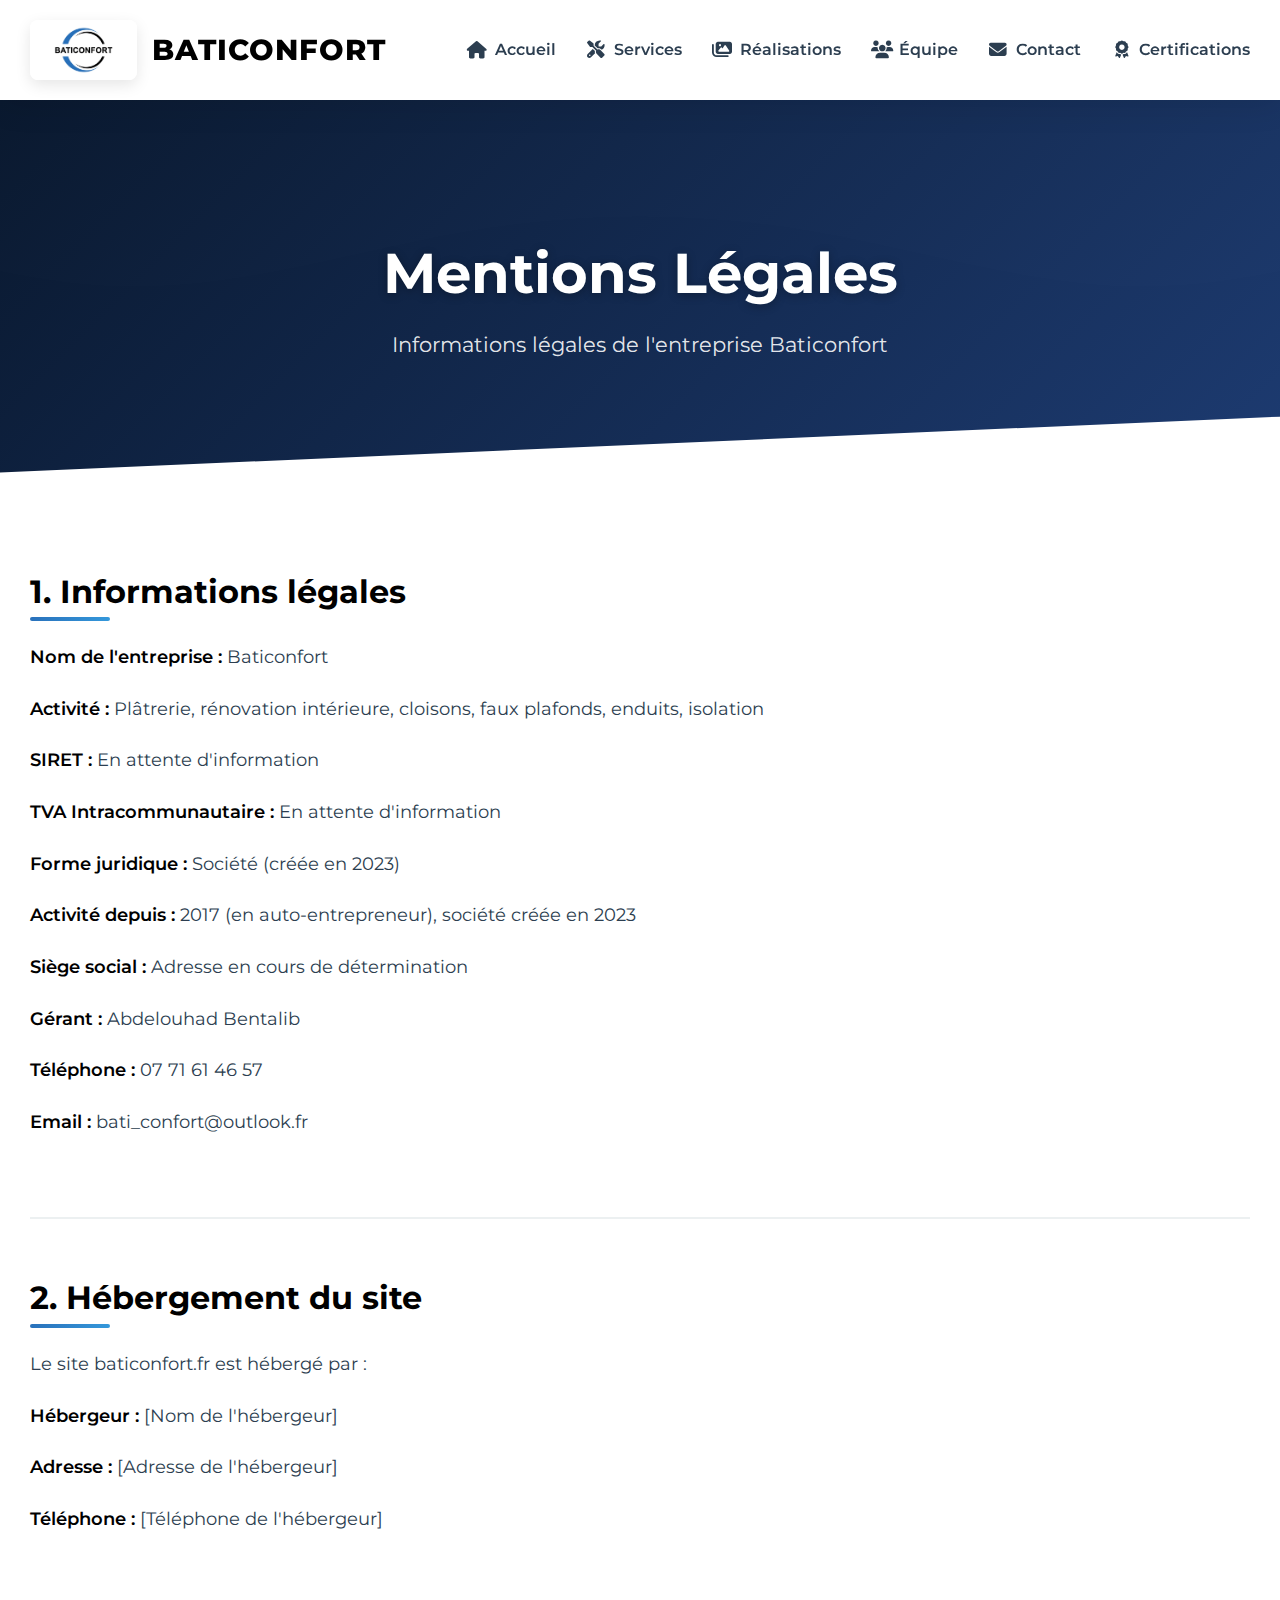
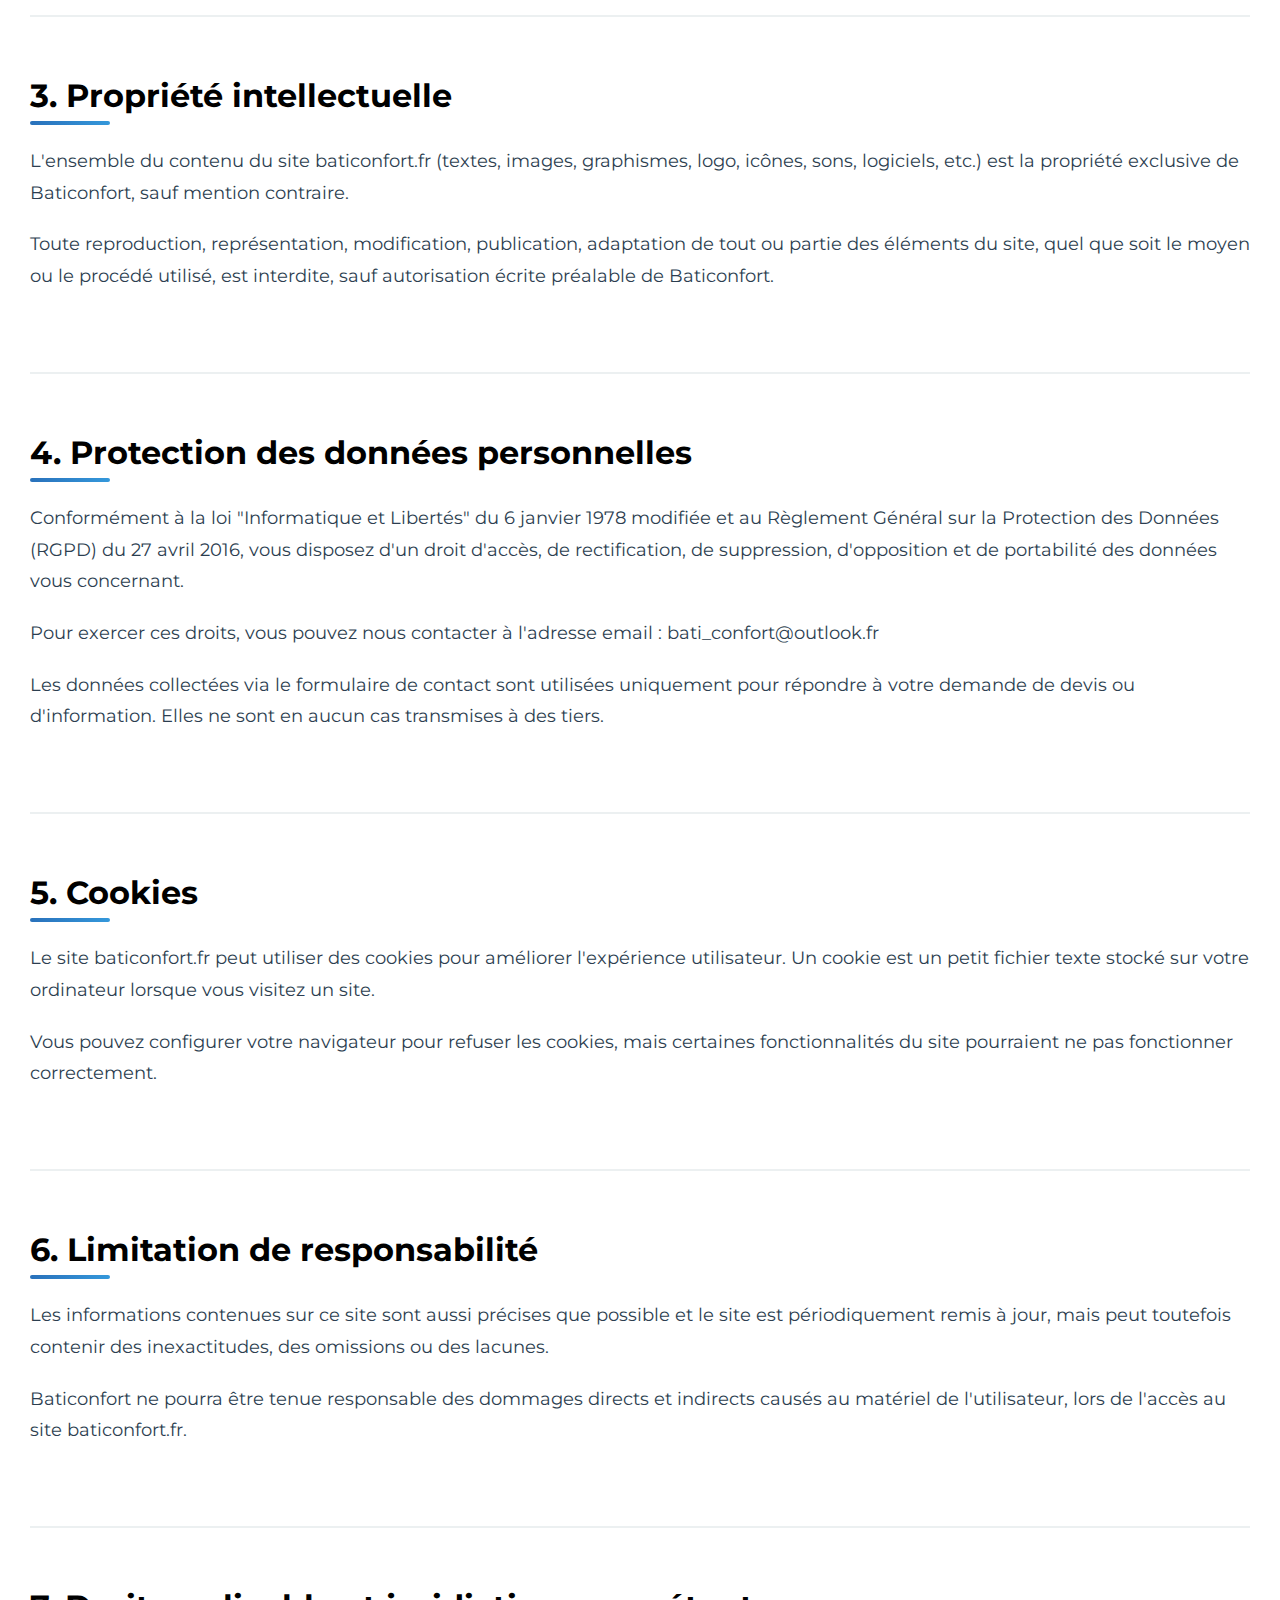
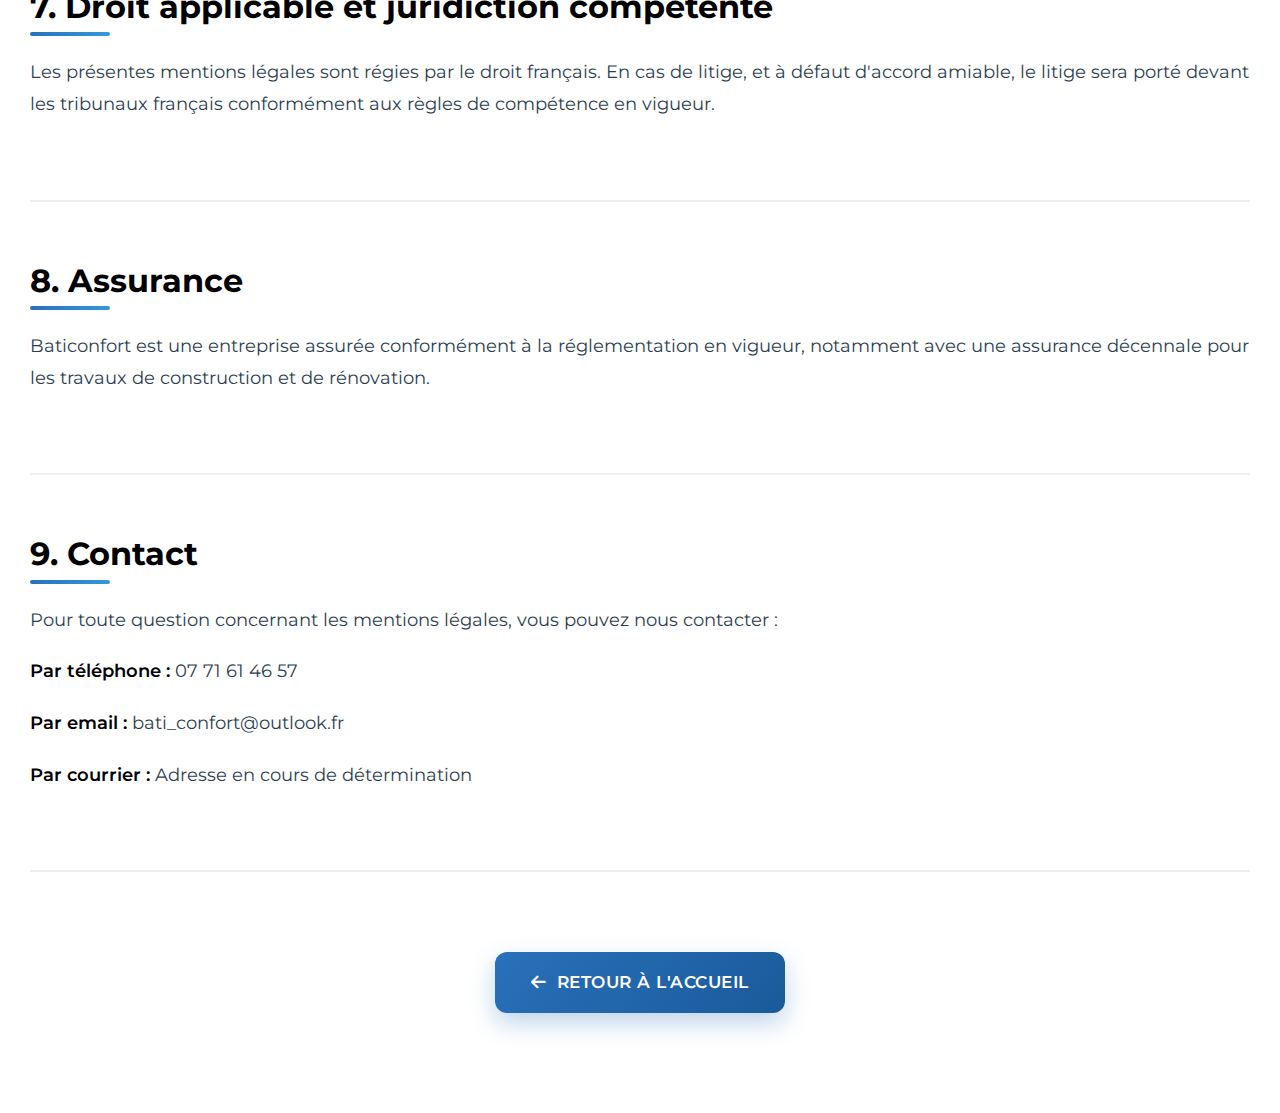
<file: mentions-legales.html>
<!DOCTYPE html>
<html lang="fr">
<head>
    <meta charset="UTF-8">
    <meta name="viewport" content="width=device-width, initial-scale=1.0">
    <title>Baticonfort - Mentions Légales</title>
    <meta name="description" content="Mentions légales de Baticonfort, entreprise de plâtrerie et rénovation intérieure.">
    <link rel="stylesheet" href="https://cdnjs.cloudflare.com/ajax/libs/font-awesome/6.4.0/css/all.min.css">
    <link href="https://fonts.googleapis.com/css2?family=Montserrat:wght@300;400;500;600;700&family=Roboto:wght@300;400;500;700&display=swap" rel="stylesheet">
    <link rel="stylesheet" href="style.css">
    <link rel="icon" type="image/x-icon" href="assets/images/favicon.ico">
</head>
<body>
    <!-- Navigation mise à jour avec toutes les pages -->
<nav class="navbar">
    <div class="container nav-container">
        <a href="index.html" class="logo">
            <img src="assets/images/logo.jpg" alt="Logo Baticonfort" class="logo-image">
            <span class="logo-text">BATICONFORT</span>
        </a>
        
        <button class="menu-toggle" id="menuToggle" aria-label="Menu mobile">
            <span></span>
            <span></span>
            <span></span>
        </button>
        
        <ul class="nav-menu" id="navMenu">
            <li><a href="index.html"><i class="fas fa-home"></i> Accueil</a></li>
            <li><a href="services.html"><i class="fas fa-tools"></i> Services</a></li>
            <li><a href="realisations.html"><i class="fas fa-images"></i> Réalisations</a></li>
            <li><a href="equipe.html"><i class="fas fa-users"></i> Équipe</a></li>
            <li><a href="contact.html"><i class="fas fa-envelope"></i> Contact</a></li>
            <li><a href="certifications.html"><i class="fas fa-award"></i> Certifications</a></li>
        </ul>
    </div>
</nav>

    <!-- Page Header -->
    <section class="page-header">
        <div class="container">
            <h1>Mentions Légales</h1>
            <p>Informations légales de l'entreprise Baticonfort</p>
        </div>
    </section>

    <!-- Legal Content -->
    <section class="legal-content">
        <div class="container">
            <div class="legal-section">
                <h2>1. Informations légales</h2>
                <p><strong>Nom de l'entreprise :</strong> Baticonfort</p>
                <p><strong>Activité :</strong> Plâtrerie, rénovation intérieure, cloisons, faux plafonds, enduits, isolation</p>
                <p><strong>SIRET :</strong> En attente d'information</p>
                <p><strong>TVA Intracommunautaire :</strong> En attente d'information</p>
                <p><strong>Forme juridique :</strong> Société (créée en 2023)</p>
                <p><strong>Activité depuis :</strong> 2017 (en auto-entrepreneur), société créée en 2023</p>
                <p><strong>Siège social :</strong> Adresse en cours de détermination</p>
                <p><strong>Gérant :</strong> Abdelouhad Bentalib</p>
                <p><strong>Téléphone :</strong> 07 71 61 46 57</p>
                <p><strong>Email :</strong> bati_confort@outlook.fr</p>
            </div>
            
            <div class="legal-section">
                <h2>2. Hébergement du site</h2>
                <p>Le site baticonfort.fr est hébergé par :</p>
                <p><strong>Hébergeur :</strong> [Nom de l'hébergeur]</p>
                <p><strong>Adresse :</strong> [Adresse de l'hébergeur]</p>
                <p><strong>Téléphone :</strong> [Téléphone de l'hébergeur]</p>
            </div>
            
            <div class="legal-section">
                <h2>3. Propriété intellectuelle</h2>
                <p>L'ensemble du contenu du site baticonfort.fr (textes, images, graphismes, logo, icônes, sons, logiciels, etc.) est la propriété exclusive de Baticonfort, sauf mention contraire.</p>
                <p>Toute reproduction, représentation, modification, publication, adaptation de tout ou partie des éléments du site, quel que soit le moyen ou le procédé utilisé, est interdite, sauf autorisation écrite préalable de Baticonfort.</p>
            </div>
            
            <div class="legal-section">
                <h2>4. Protection des données personnelles</h2>
                <p>Conformément à la loi "Informatique et Libertés" du 6 janvier 1978 modifiée et au Règlement Général sur la Protection des Données (RGPD) du 27 avril 2016, vous disposez d'un droit d'accès, de rectification, de suppression, d'opposition et de portabilité des données vous concernant.</p>
                <p>Pour exercer ces droits, vous pouvez nous contacter à l'adresse email : bati_confort@outlook.fr</p>
                <p>Les données collectées via le formulaire de contact sont utilisées uniquement pour répondre à votre demande de devis ou d'information. Elles ne sont en aucun cas transmises à des tiers.</p>
            </div>
            
            <div class="legal-section">
                <h2>5. Cookies</h2>
                <p>Le site baticonfort.fr peut utiliser des cookies pour améliorer l'expérience utilisateur. Un cookie est un petit fichier texte stocké sur votre ordinateur lorsque vous visitez un site.</p>
                <p>Vous pouvez configurer votre navigateur pour refuser les cookies, mais certaines fonctionnalités du site pourraient ne pas fonctionner correctement.</p>
            </div>
            
            <div class="legal-section">
                <h2>6. Limitation de responsabilité</h2>
                <p>Les informations contenues sur ce site sont aussi précises que possible et le site est périodiquement remis à jour, mais peut toutefois contenir des inexactitudes, des omissions ou des lacunes.</p>
                <p>Baticonfort ne pourra être tenue responsable des dommages directs et indirects causés au matériel de l'utilisateur, lors de l'accès au site baticonfort.fr.</p>
            </div>
            
            <div class="legal-section">
                <h2>7. Droit applicable et juridiction compétente</h2>
                <p>Les présentes mentions légales sont régies par le droit français. En cas de litige, et à défaut d'accord amiable, le litige sera porté devant les tribunaux français conformément aux règles de compétence en vigueur.</p>
            </div>
            
            <div class="legal-section">
                <h2>8. Assurance</h2>
                <p>Baticonfort est une entreprise assurée conformément à la réglementation en vigueur, notamment avec une assurance décennale pour les travaux de construction et de rénovation.</p>
            </div>
            
            <div class="legal-section">
                <h2>9. Contact</h2>
                <p>Pour toute question concernant les mentions légales, vous pouvez nous contacter :</p>
                <p><strong>Par téléphone :</strong> 07 71 61 46 57</p>
                <p><strong>Par email :</strong> bati_confort@outlook.fr</p>
                <p><strong>Par courrier :</strong> Adresse en cours de détermination</p>
            </div>
            
            <div class="back-home">
                <a href="index.html" class="btn btn-primary"><i class="fas fa-arrow-left"></i> Retour à l'accueil</a>
            </div>
        </div>
    </section>

    <script src="script.js"></script>
</body>
</html>
</file>
<file: style.css>
/* ============================================
   RESET & BASE STYLES AVANCÉS
   ============================================ */
:root {
    --primary-color: #000000;
    --secondary-color: #2971BB;
    --accent-color: #3498db;
    --success-color: #27ae60;
    --light-color: #f8f9fa;
    --gray-light: #ecf0f1;
    --gray-medium: #7f8c8d;
    --gray-dark: #2c3e50;
    --white: #ffffff;
    --black: #000000;
    --shadow: 0 10px 30px rgba(0, 0, 0, 0.08);
    --shadow-hover: 0 20px 40px rgba(0, 0, 0, 0.12);
    --transition: all 0.4s cubic-bezier(0.165, 0.84, 0.44, 1);
    --border-radius: 12px;
    --border-radius-lg: 20px;
    --dark-bg: #0a192f;
}

* {
    margin: 0;
    padding: 0;
    box-sizing: border-box;
}

html {
    scroll-behavior: smooth;
    scroll-padding-top: 100px;
}

body {
    font-family: 'Montserrat', sans-serif;
    line-height: 1.7;
    color: var(--gray-dark);
    background-color: var(--white);
    overflow-x: hidden;
    padding-top: 100px;
    font-size: 16px;
}

.container {
    width: 100%;
    max-width: 1280px;
    margin: 0 auto;
    padding: 0 30px;
}

/* ============================================
   TYPOGRAPHIE AVANCÉE
   ============================================ */
h1, h2, h3, h4, h5 {
    font-family: 'Montserrat', sans-serif;
    font-weight: 700;
    line-height: 1.2;
    margin-bottom: 1.5rem;
    color: var(--black);
}

h1 {
    font-size: 3.5rem;
    background: linear-gradient(135deg, var(--black) 0%, var(--secondary-color) 100%);
    -webkit-background-clip: text;
    -webkit-text-fill-color: transparent;
    background-clip: text;
}

h2 {
    font-size: 2.8rem;
    position: relative;
    display: inline-block;
}

h2::after {
    content: '';
    position: absolute;
    bottom: -10px;
    left: 0;
    width: 80px;
    height: 4px;
    background: linear-gradient(90deg, var(--secondary-color), var(--accent-color));
    border-radius: 2px;
}

h3 {
    font-size: 2rem;
}

h4 {
    font-size: 1.5rem;
}

p {
    margin-bottom: 1.5rem;
    font-size: 1.1rem;
    color: var(--gray-dark);
}

.section-title {
    text-align: center;
    margin-bottom: 2rem;
}

.section-title::after {
    left: 50% !important;
    transform: translateX(-50%) !important;
}

.section-subtitle {
    text-align: center;
    color: var(--gray-medium);
    margin-bottom: 3rem;
    font-size: 1.2rem;
    max-width: 800px;
    margin-left: auto;
    margin-right: auto;
    line-height: 1.6;
}

/* ============================================
   BOUTONS PREMIUM
   ============================================ */
.btn {
    display: inline-flex;
    align-items: center;
    justify-content: center;
    gap: 10px;
    padding: 16px 36px;
    border-radius: var(--border-radius);
    font-weight: 600;
    text-decoration: none;
    transition: var(--transition);
    border: none;
    cursor: pointer;
    font-size: 1.05rem;
    font-family: 'Montserrat', sans-serif;
    position: relative;
    overflow: hidden;
    z-index: 1;
    text-transform: uppercase;
    letter-spacing: 0.5px;
}

.btn::before {
    content: '';
    position: absolute;
    top: 0;
    left: -100%;
    width: 100%;
    height: 100%;
    background: linear-gradient(90deg, transparent, rgba(255,255,255,0.2), transparent);
    transition: left 0.7s ease;
    z-index: -1;
}

.btn:hover::before {
    left: 100%;
}

.btn-primary {
    background: linear-gradient(135deg, var(--secondary-color) 0%, #1a5a9a 100%);
    color: var(--white);
    box-shadow: 0 10px 25px rgba(41, 113, 187, 0.3);
}

.btn-primary:hover {
    transform: translateY(-5px);
    box-shadow: 0 15px 35px rgba(41, 113, 187, 0.4);
}

.btn-secondary {
    background: transparent;
    color: var(--black);
    border: 2px solid var(--black);
}

.btn-secondary:hover {
    background: var(--black);
    color: var(--white);
    transform: translateY(-5px);
    box-shadow: 0 10px 25px rgba(0, 0, 0, 0.15);
}

.btn-light {
    background: var(--white);
    color: var(--black);
    border: 2px solid var(--white);
}

.btn-block {
    width: 100%;
}

.btn-whatsapp {
    background: linear-gradient(135deg, #25D366 0%, #128C7E 100%);
    color: white;
    box-shadow: 0 10px 25px rgba(37, 211, 102, 0.3);
}

.btn-whatsapp:hover {
    transform: translateY(-5px);
    box-shadow: 0 15px 35px rgba(37, 211, 102, 0.4);
}

/* ============================================
   NAVBAR PREMIUM
   ============================================ */
.navbar {
    position: fixed;
    top: 0;
    left: 0;
    width: 100%;
    background: rgba(255, 255, 255, 0.98);
    backdrop-filter: blur(10px);
    box-shadow: 0 5px 30px rgba(0, 0, 0, 0.1);
    z-index: 1000;
    padding: 0;
    transition: var(--transition);
}

.navbar.scrolled {
    padding: 10px 0;
    background: rgba(255, 255, 255, 0.95);
}

.nav-container {
    display: flex;
    justify-content: space-between;
    align-items: center;
    height: 100px;
    transition: var(--transition);
}

.navbar.scrolled .nav-container {
    height: 80px;
}

.logo {
    display: flex;
    align-items: center;
    text-decoration: none;
    gap: 15px;
    transition: var(--transition);
}

.logo:hover {
    transform: scale(1.02);
}

.logo-image {
    height: 60px;
    width: auto;
    border-radius: 8px;
    object-fit: contain;
    box-shadow: 0 5px 15px rgba(0, 0, 0, 0.1);
}

.logo-text {
    font-family: 'Montserrat', sans-serif;
    font-size: 1.8rem;
    font-weight: 800;
    color: var(--black);
    letter-spacing: 1px;
}

.logo-text span {
    color: var(--secondary-color);
}

.nav-menu {
    display: flex;
    list-style: none;
    gap: 30px;
    margin: 0;
}

.nav-menu li {
    position: relative;
}

.nav-menu a {
    text-decoration: none;
    color: var(--gray-dark);
    font-weight: 600;
    transition: var(--transition);
    display: flex;
    align-items: center;
    gap: 8px;
    padding: 12px 0;
    font-size: 1rem;
    position: relative;
}

.nav-menu a i {
    font-size: 1.1rem;
    width: 20px;
    text-align: center;
}

.nav-menu a::before {
    content: '';
    position: absolute;
    bottom: 0;
    left: 0;
    width: 0;
    height: 3px;
    background: linear-gradient(90deg, var(--secondary-color), var(--accent-color));
    transition: var(--transition);
    border-radius: 2px;
}

.nav-menu a:hover {
    color: var(--secondary-color);
}

.nav-menu a:hover::before {
    width: 100%;
}

.nav-menu a.active {
    color: var(--secondary-color);
}

.nav-menu a.active::before {
    width: 100%;
}

.menu-toggle {
    display: none;
    background: none;
    border: none;
    cursor: pointer;
    padding: 0;
    width: 40px;
    height: 30px;
    position: relative;
    transform: rotate(0deg);
    transition: 0.5s ease-in-out;
    z-index: 1001;
}

.menu-toggle span {
    display: block;
    position: absolute;
    height: 4px;
    width: 100%;
    background: var(--black);
    border-radius: 4px;
    opacity: 1;
    left: 0;
    transform: rotate(0deg);
    transition: 0.25s ease-in-out;
}

.menu-toggle span:nth-child(1) {
    top: 0px;
}

.menu-toggle span:nth-child(2) {
    top: 13px;
}

.menu-toggle span:nth-child(3) {
    top: 26px;
}

.menu-toggle.active span:nth-child(1) {
    top: 13px;
    transform: rotate(135deg);
}

.menu-toggle.active span:nth-child(2) {
    opacity: 0;
    left: -40px;
}

.menu-toggle.active span:nth-child(3) {
    top: 13px;
    transform: rotate(-135deg);
}

/* Dans la section responsive, ajuster l'affichage */
@media (max-width: 768px) {
    .menu-toggle {
        display: flex;
        flex-direction: column;
        justify-content: center;
    }
}

/* ============================================
   HEADER DE PAGE UNIFORME
   ============================================ */
.page-header {
    padding: 140px 0 80px;
    background: linear-gradient(135deg, var(--dark-bg) 0%, #1e3c72 100%);
    color: var(--white);
    text-align: center;
    position: relative;
    overflow: hidden;
    clip-path: polygon(0 0, 100% 0, 100% 85%, 0 100%);
}

.page-header::before {
    content: '';
    position: absolute;
    top: 0;
    left: 0;
    right: 0;
    bottom: 0;
    background: url('data:image/svg+xml,<svg xmlns="http://www.w3.org/2000/svg" viewBox="0 0 1440 320"><path fill="%23000000" fill-opacity="0.1" d="M0,96L48,112C96,128,192,160,288,160C384,160,480,128,576,112C672,96,768,96,864,112C960,128,1056,160,1152,160C1248,160,1344,128,1392,112L1440,96L1440,320L1392,320C1344,320,1248,320,1152,320C1056,320,960,320,864,320C768,320,672,320,576,320C480,320,384,320,288,320C192,320,96,320,48,320L0,320Z"></path></svg>');
    background-size: cover;
    background-position: center;
    opacity: 0.1;
}

.page-header h1 {
    font-size: 3.5rem;
    color: var(--white);
    -webkit-text-fill-color: var(--white);
    margin-bottom: 20px;
    position: relative;
    z-index: 1;
    text-shadow: 0 2px 10px rgba(0, 0, 0, 0.3);
}

.page-header p {
    color: rgba(255, 255, 255, 0.9);
    font-size: 1.3rem;
    max-width: 700px;
    margin: 0 auto 30px;
    position: relative;
    z-index: 1;
}

/* ============================================
   HERO SECTION - INDEX
   ============================================ */
.hero {
    padding: 80px 0;
    background: linear-gradient(135deg, #f5f7fa 0%, #e4e8f0 100%);
    position: relative;
    overflow: hidden;
}

.hero::before {
    content: '';
    position: absolute;
    top: 0;
    right: 0;
    width: 40%;
    height: 100%;
    background: linear-gradient(135deg, rgba(41, 113, 187, 0.1) 0%, rgba(52, 152, 219, 0.1) 100%);
    clip-path: polygon(25% 0%, 100% 0%, 100% 100%, 0% 100%);
}

.hero-content {
    display: grid;
    grid-template-columns: 1fr 1fr;
    gap: 80px;
    align-items: center;
    position: relative;
    z-index: 1;
}

.hero-text {
    animation: fadeInUp 1s ease-out;
}

.hero-title {
    font-size: 4rem;
    margin-bottom: 15px;
    line-height: 1.1;
}

.hero-subtitle {
    font-size: 1.5rem;
    font-weight: 400;
    color: var(--gray-medium);
    margin-bottom: 30px;
    line-height: 1.4;
}

.hero-highlight {
    color: var(--secondary-color);
    font-weight: 700;
}

.hero-quote {
    font-size: 1.2rem;
    font-style: italic;
    color: var(--gray-dark);
    margin: 35px 0;
    padding: 25px;
    background: var(--white);
    border-radius: var(--border-radius);
    box-shadow: var(--shadow);
    border-left: 5px solid var(--secondary-color);
    position: relative;
}

.quote-icon {
    position: absolute;
    top: -15px;
    left: -15px;
    background: var(--secondary-color);
    color: white;
    width: 40px;
    height: 40px;
    border-radius: 50%;
    display: flex;
    align-items: center;
    justify-content: center;
    font-size: 1.2rem;
}

.hero-stats {
    display: grid;
    grid-template-columns: repeat(3, 1fr);
    gap: 30px;
    margin: 40px 0;
    padding: 30px;
    background: var(--white);
    border-radius: var(--border-radius);
    box-shadow: var(--shadow);
}

.stat {
    text-align: center;
}

.stat-number {
    display: block;
    font-size: 2.8rem;
    font-weight: 800;
    color: var(--secondary-color);
    line-height: 1;
    margin-bottom: 5px;
}

.stat-label {
    font-size: 1rem;
    color: var(--gray-medium);
    font-weight: 500;
}

.hero-buttons {
    display: flex;
    gap: 20px;
    margin: 40px 0;
    flex-wrap: wrap;
}

.hero-legal {
    margin-top: 30px;
    padding-top: 20px;
    border-top: 1px solid var(--gray-light);
}

.hero-legal p {
    font-size: 0.9rem;
    color: var(--gray-medium);
    margin: 0;
}

.hero-legal i {
    color: var(--secondary-color);
    margin-right: 8px;
}

.profile-image-container {
    position: relative;
    border-radius: var(--border-radius-lg);
    overflow: hidden;
    box-shadow: 0 30px 60px rgba(0, 0, 0, 0.2);
    animation: fadeInUp 1s ease-out 0.3s both;
    transform-style: preserve-3d;
    perspective: 1000px;
}

.profile-image {
    width: 100%;
    height: 600px;
    object-fit: cover;
    display: block;
    transition: var(--transition);
    transform: translateZ(20px);
}

.profile-image:hover {
    transform: scale(1.05) translateZ(20px);
}

/* ============================================
   SERVICES SECTION
   ============================================ */
.services-section {
    padding: 100px 0;
    background: var(--white);
}

.services-grid {
    display: grid;
    grid-template-columns: repeat(auto-fit, minmax(350px, 1fr));
    gap: 40px;
    margin-top: 50px;
}

.service-card {
    background: var(--white);
    border-radius: var(--border-radius);
    padding: 40px 30px;
    box-shadow: var(--shadow);
    transition: var(--transition);
    border: 1px solid var(--gray-light);
    position: relative;
    overflow: hidden;
    height: 100%;
    display: flex;
    flex-direction: column;
}

.service-card::before {
    content: '';
    position: absolute;
    top: 0;
    left: 0;
    width: 5px;
    height: 0;
    background: linear-gradient(to bottom, var(--secondary-color), var(--accent-color));
    transition: var(--transition);
}

.service-card:hover::before {
    height: 100%;
}

.service-card:hover {
    transform: translateY(-15px);
    box-shadow: var(--shadow-hover);
    border-color: transparent;
}

.service-icon {
    width: 80px;
    height: 80px;
    background: linear-gradient(135deg, var(--secondary-color) 0%, var(--accent-color) 100%);
    border-radius: 20px;
    display: flex;
    align-items: center;
    justify-content: center;
    margin: 0 auto 30px;
    color: var(--white);
    font-size: 2.2rem;
    box-shadow: 0 10px 20px rgba(41, 113, 187, 0.2);
    transition: var(--transition);
}

.service-card:hover .service-icon {
    transform: scale(1.1) rotate(5deg);
}

.service-card h3 {
    margin-bottom: 20px;
    color: var(--black);
    text-align: center;
}

.service-card p {
    color: var(--gray-medium);
    margin-bottom: 25px;
    text-align: center;
    flex-grow: 1;
}

.service-features {
    display: flex;
    flex-direction: column;
    gap: 12px;
    margin-bottom: 30px;
}

.service-feature {
    display: flex;
    align-items: center;
    gap: 12px;
    color: var(--gray-dark);
    font-size: 0.95rem;
}

.service-feature i {
    color: var(--success-color);
    font-size: 1rem;
}

/* ============================================
   SERVICES DÉTAILLÉS
   ============================================ */
.detailed-services {
    padding: 100px 0;
    background: linear-gradient(135deg, #f8f9fa 0%, #e9ecef 100%);
}

.service-detail {
    margin-bottom: 100px;
}

.service-detail:last-child {
    margin-bottom: 0;
}

.service-detail-content {
    display: grid;
    grid-template-columns: 1fr 1fr;
    gap: 80px;
    align-items: center;
}

.service-detail-content.reverse {
    direction: rtl;
}

.service-detail-content.reverse > * {
    direction: ltr;
}

.service-detail-image {
    border-radius: var(--border-radius-lg);
    overflow: hidden;
    box-shadow: 0 25px 50px rgba(0, 0, 0, 0.15);
    position: relative;
}

.service-detail-image::after {
    content: '';
    position: absolute;
    top: 0;
    left: 0;
    right: 0;
    bottom: 0;
    background: linear-gradient(45deg, rgba(41, 113, 187, 0.1), rgba(52, 152, 219, 0.1));
    opacity: 0;
    transition: var(--transition);
}

.service-detail-image:hover::after {
    opacity: 1;
}

.service-detail-image img {
    width: 100%;
    height: 500px;
    object-fit: cover;
    display: block;
    transition: var(--transition);
}

.service-detail-image:hover img {
    transform: scale(1.05);
}

.service-detail-text h3 {
    margin-bottom: 25px;
    color: var(--black);
}

.service-detail-text > p {
    font-size: 1.2rem;
    line-height: 1.8;
    margin-bottom: 30px;
    color: var(--gray-dark);
}

.service-features-grid {
    display: grid;
    grid-template-columns: repeat(2, 1fr);
    gap: 20px;
    margin: 30px 0;
}

.service-features-grid .service-feature {
    background: var(--white);
    padding: 20px;
    border-radius: var(--border-radius);
    box-shadow: 0 5px 15px rgba(0, 0, 0, 0.05);
    transition: var(--transition);
}

.service-features-grid .service-feature:hover {
    transform: translateY(-5px);
    box-shadow: 0 10px 25px rgba(0, 0, 0, 0.1);
}

.pricing-note {
    background: linear-gradient(135deg, var(--light-color) 0%, #e9ecef 100%);
    padding: 25px;
    border-radius: var(--border-radius);
    margin: 30px 0;
    border-left: 4px solid var(--secondary-color);
}

.pricing-note p {
    margin: 0;
    font-size: 1.1rem;
}

/* ============================================
   CERTIFICATIONS PAGE
   ============================================ */
.certifications-detail {
    padding: 100px 0;
    background: var(--white);
}

.certification-main {
    background: linear-gradient(135deg, var(--light-color) 0%, #e9ecef 100%);
    border-radius: var(--border-radius-lg);
    padding: 60px;
    margin-bottom: 80px;
    text-align: center;
    position: relative;
    overflow: hidden;
}

.certification-main::before {
    content: '';
    position: absolute;
    top: 0;
    right: 0;
    width: 200px;
    height: 200px;
    background: linear-gradient(135deg, rgba(41, 113, 187, 0.1) 0%, rgba(52, 152, 219, 0.1) 100%);
    border-radius: 50%;
    transform: translate(100px, -100px);
}

.certification-logo-large {
    width: 120px;
    height: 120px;
    background: linear-gradient(135deg, var(--secondary-color) 0%, var(--accent-color) 100%);
    border-radius: 50%;
    display: flex;
    align-items: center;
    justify-content: center;
    margin: 0 auto 40px;
    color: var(--white);
    font-size: 3.5rem;
    box-shadow: 0 20px 40px rgba(41, 113, 187, 0.3);
    position: relative;
    z-index: 1;
}

.certification-content h2 {
    font-size: 2.5rem;
    margin-bottom: 10px;
}

.certification-content h3 {
    color: var(--gray-medium);
    font-weight: 500;
    margin-bottom: 40px;
    font-size: 1.5rem;
}

.certification-benefits {
    background: var(--white);
    border-radius: var(--border-radius);
    padding: 40px;
    margin: 40px 0;
    text-align: left;
    box-shadow: var(--shadow);
}

.certification-benefits ul {
    list-style: none;
    padding: 0;
    margin-top: 25px;
}

.certification-benefits li {
    display: flex;
    align-items: center;
    gap: 15px;
    margin-bottom: 20px;
    padding: 15px 0;
    border-bottom: 1px solid var(--gray-light);
    font-size: 1.1rem;
}

.certification-benefits li:last-child {
    border-bottom: none;
}

.certification-benefits i {
    color: var(--success-color);
    font-size: 1.3rem;
    flex-shrink: 0;
}

.certification-scope {
    margin-top: 50px;
}

.scope-grid {
    display: grid;
    grid-template-columns: repeat(auto-fit, minmax(250px, 1fr));
    gap: 30px;
    margin-top: 30px;
}

.scope-item {
    background: var(--white);
    border-radius: var(--border-radius);
    padding: 30px;
    display: flex;
    flex-direction: column;
    align-items: center;
    gap: 20px;
    box-shadow: var(--shadow);
    transition: var(--transition);
    text-align: center;
}

.scope-item:hover {
    transform: translateY(-10px);
    box-shadow: var(--shadow-hover);
}

.scope-item i {
    font-size: 2.5rem;
    color: var(--secondary-color);
}

.scope-item span {
    font-weight: 600;
    font-size: 1.1rem;
    color: var(--black);
}

.other-certifications {
    margin: 80px 0;
}

.guarantee-cards {
    display: grid;
    grid-template-columns: repeat(auto-fit, minmax(350px, 1fr));
    gap: 40px;
    margin-top: 50px;
}

.guarantee-card {
    background: var(--white);
    border-radius: var(--border-radius);
    padding: 40px 30px;
    box-shadow: var(--shadow);
    transition: var(--transition);
    border-top: 5px solid var(--secondary-color);
    position: relative;
    overflow: hidden;
}

.guarantee-card:hover {
    transform: translateY(-15px);
    box-shadow: var(--shadow-hover);
}

.guarantee-icon {
    width: 70px;
    height: 70px;
    background: linear-gradient(135deg, var(--secondary-color) 0%, var(--accent-color) 100%);
    border-radius: 50%;
    display: flex;
    align-items: center;
    justify-content: center;
    margin-bottom: 30px;
    color: var(--white);
    font-size: 1.8rem;
    box-shadow: 0 10px 20px rgba(41, 113, 187, 0.2);
}

.guarantee-card h4 {
    margin-bottom: 20px;
    color: var(--black);
}

.guarantee-card p {
    color: var(--gray-medium);
    margin-bottom: 25px;
}

.guarantee-card ul {
    list-style: none;
    padding: 0;
    margin-top: 20px;
}

.guarantee-card li {
    padding: 12px 0;
    border-bottom: 1px solid var(--gray-light);
    display: flex;
    align-items: center;
    gap: 12px;
    color: var(--gray-dark);
}

.guarantee-card li:last-child {
    border-bottom: none;
}

.quality-commitment {
    background: linear-gradient(135deg, var(--light-color) 0%, #e9ecef 100%);
    border-radius: var(--border-radius-lg);
    padding: 60px;
    margin-top: 80px;
}

.commitment-grid {
    display: grid;
    grid-template-columns: repeat(auto-fit, minmax(280px, 1fr));
    gap: 40px;
    margin-top: 50px;
}

.commitment-item {
    text-align: center;
    padding: 40px 30px;
    background: var(--white);
    border-radius: var(--border-radius);
    box-shadow: var(--shadow);
    transition: var(--transition);
    position: relative;
    overflow: hidden;
}

.commitment-item::before {
    content: '';
    position: absolute;
    top: 0;
    left: 0;
    right: 0;
    height: 5px;
    background: linear-gradient(90deg, var(--secondary-color), var(--accent-color));
    transform: scaleX(0);
    transform-origin: left;
    transition: var(--transition);
}

.commitment-item:hover::before {
    transform: scaleX(1);
}

.commitment-item:hover {
    transform: translateY(-10px);
    box-shadow: var(--shadow-hover);
}

.commitment-item i {
    font-size: 3rem;
    color: var(--secondary-color);
    margin-bottom: 25px;
    transition: var(--transition);
}

.commitment-item:hover i {
    transform: scale(1.1);
}

.commitment-item h4 {
    margin-bottom: 15px;
    color: var(--black);
}

.commitment-item p {
    color: var(--gray-medium);
    margin: 0;
}

.cta-certifications {
    background: linear-gradient(135deg, var(--dark-bg) 0%, #1e3c72 100%);
    color: var(--white);
    padding: 100px 0;
    text-align: center;
    margin-top: 80px;
    clip-path: polygon(0 15%, 100% 0, 100% 100%, 0% 100%);
}

.cta-certifications h2 {
    color: var(--white);
    font-size: 3rem;
    -webkit-text-fill-color: var(--white);
}

.cta-certifications h2::after {
    background: var(--white);
    left: 50% !important;
    transform: translateX(-50%) !important;
}

.cta-certifications p {
    color: rgba(255, 255, 255, 0.9);
    margin-bottom: 40px;
    font-size: 1.3rem;
    max-width: 600px;
    margin-left: auto;
    margin-right: auto;
}

.cta-buttons {
    display: flex;
    gap: 25px;
    justify-content: center;
    flex-wrap: wrap;
}

.cta-buttons .btn {
    min-width: 200px;
}

/* ============================================
   CONTACT PAGE
   ============================================ */
.contact-section {
    padding: 100px 0;
    background: linear-gradient(135deg, #f8f9fa 0%, #e9ecef 100%);
}

.contact-container {
    display: grid;
    grid-template-columns: 1fr 1.2fr;
    gap: 80px;
}

.contact-info {
    background: var(--white);
    border-radius: var(--border-radius-lg);
    padding: 50px;
    box-shadow: var(--shadow);
}

.contact-icons-grid {
    display: grid;
    grid-template-columns: repeat(2, 1fr);
    gap: 30px;
    margin-bottom: 50px;
}

.contact-icon-card {
    background: var(--light-color);
    border-radius: var(--border-radius);
    padding: 30px;
    text-align: center;
    transition: var(--transition);
    text-decoration: none;
    color: inherit;
    display: block;
    border: 2px solid transparent;
}

.contact-icon-card:hover {
    transform: translateY(-10px);
    box-shadow: var(--shadow-hover);
    border-color: var(--secondary-color);
    background: var(--white);
}

.contact-icon-card a {
    color: inherit;
    text-decoration: none;
}

.icon-circle {
    width: 80px;
    height: 80px;
    background: linear-gradient(135deg, var(--secondary-color) 0%, var(--accent-color) 100%);
    border-radius: 50%;
    display: flex;
    align-items: center;
    justify-content: center;
    margin: 0 auto 25px;
    color: var(--white);
    font-size: 2rem;
    box-shadow: 0 10px 20px rgba(41, 113, 187, 0.2);
}

.contact-icon-card h4 {
    margin-bottom: 15px;
    color: var(--black);
}

.contact-icon-card p {
    color: var(--secondary-color);
    font-weight: 600;
    margin-bottom: 10px;
    font-size: 1.2rem;
}

.icon-subtitle {
    font-size: 0.95rem;
    color: var(--gray-medium);
    display: block;
}

.map-container {
    background: var(--white);
    border-radius: var(--border-radius);
    padding: 30px;
    box-shadow: var(--shadow);
}

.map-wrapper {
    border-radius: var(--border-radius);
    overflow: hidden;
    margin-top: 20px;
    border: 5px solid var(--white);
    box-shadow: 0 10px 30px rgba(0, 0, 0, 0.1);
}

.map-wrapper iframe {
    width: 100%;
    height: 350px;
    border: none;
}

.contact-form-container {
    background: var(--white);
    border-radius: var(--border-radius-lg);
    padding: 50px;
    box-shadow: var(--shadow);
}

.contact-form h3 {
    margin-bottom: 15px;
    color: var(--black);
}

.contact-form > p {
    color: var(--gray-medium);
    margin-bottom: 40px;
    font-size: 1.1rem;
}

.form-group {
    margin-bottom: 30px;
}

.form-group label {
    display: block;
    margin-bottom: 12px;
    font-weight: 600;
    color: var(--black);
    font-size: 1.05rem;
}

.form-group input,
.form-group select,
.form-group textarea {
    width: 100%;
    padding: 18px 25px;
    border: 2px solid var(--gray-light);
    border-radius: var(--border-radius);
    font-family: 'Montserrat', sans-serif;
    font-size: 1.05rem;
    transition: var(--transition);
    background: var(--white);
    color: var(--gray-dark);
}

.form-group input:focus,
.form-group select:focus,
.form-group textarea:focus {
    outline: none;
    border-color: var(--secondary-color);
    box-shadow: 0 0 0 5px rgba(41, 113, 187, 0.1);
}

.form-row {
    display: grid;
    grid-template-columns: 1fr 1fr;
    gap: 25px;
}

.surface-options {
    display: grid;
    grid-template-columns: repeat(auto-fit, minmax(140px, 1fr));
    gap: 15px;
    margin-top: 10px;
}

.surface-options label {
    display: flex;
    align-items: center;
    background: var(--light-color);
    padding: 15px 20px;
    border-radius: var(--border-radius);
    cursor: pointer;
    transition: var(--transition);
    font-weight: 500;
    margin: 0;
    font-size: 1rem;
}

.surface-options label:hover {
    background: var(--secondary-color);
    color: var(--white);
}

.surface-options input[type="radio"] {
    margin-right: 15px;
    width: auto;
    accent-color: var(--secondary-color);
}

.consent {
    display: flex;
    align-items: flex-start;
    gap: 15px;
}

.consent input[type="checkbox"] {
    width: auto;
    margin-top: 5px;
    accent-color: var(--secondary-color);
}

.consent label {
    margin: 0;
    font-weight: 400;
    font-size: 0.95rem;
    color: var(--gray-medium);
}

.legal-info {
    margin-top: 100px;
    padding-top: 80px;
    border-top: 2px solid var(--gray-light);
}

.legal-grid {
    display: grid;
    grid-template-columns: repeat(auto-fit, minmax(280px, 1fr));
    gap: 40px;
    margin-top: 50px;
}

.legal-item {
    text-align: center;
    padding: 40px 30px;
    background: var(--white);
    border-radius: var(--border-radius);
    box-shadow: var(--shadow);
    transition: var(--transition);
    border: 2px solid transparent;
}

.legal-item:hover {
    transform: translateY(-10px);
    border-color: var(--secondary-color);
    box-shadow: var(--shadow-hover);
}

.legal-item i {
    font-size: 2.5rem;
    color: var(--secondary-color);
    margin-bottom: 25px;
}

.legal-item h4 {
    margin-bottom: 20px;
    color: var(--black);
}

.legal-item p {
    margin-bottom: 10px;
    font-size: 1.05rem;
}

.legal-item a {
    color: var(--secondary-color);
    text-decoration: none;
    font-weight: 600;
    transition: var(--transition);
    display: inline-block;
}

.legal-item a:hover {
    color: var(--accent-color);
    transform: translateX(5px);
}

/* ============================================
   ÉQUIPE PAGE
   ============================================ */
.team-section {
    padding: 100px 0;
    background: var(--white);
}

.team-grid {
    display: grid;
    grid-template-columns: repeat(auto-fit, minmax(350px, 1fr));
    gap: 50px;
    margin-top: 60px;
}

.team-member {
    background: var(--white);
    border-radius: var(--border-radius-lg);
    padding: 50px 40px;
    text-align: center;
    box-shadow: var(--shadow);
    transition: var(--transition);
    position: relative;
    overflow: hidden;
}

.team-member::before {
    content: '';
    position: absolute;
    top: 0;
    left: 0;
    right: 0;
    height: 5px;
    background: linear-gradient(90deg, var(--secondary-color), var(--accent-color));
}

.team-member:hover {
    transform: translateY(-20px);
    box-shadow: var(--shadow-hover);
}

.member-photo {
    width: 180px;
    height: 180px;
    border-radius: 50%;
    overflow: hidden;
    margin: 0 auto 30px;
    border: 5px solid var(--light-color);
    box-shadow: 0 15px 30px rgba(0, 0, 0, 0.15);
    position: relative;
}

.member-photo::after {
    content: '';
    position: absolute;
    top: 0;
    left: 0;
    right: 0;
    bottom: 0;
    background: linear-gradient(135deg, rgba(41, 113, 187, 0.1), rgba(52, 152, 219, 0.1));
    opacity: 0;
    transition: var(--transition);
}

.team-member:hover .member-photo::after {
    opacity: 1;
}

.member-photo img {
    width: 100%;
    height: 100%;
    object-fit: cover;
    transition: var(--transition);
}

.team-member:hover .member-photo img {
    transform: scale(1.1);
}

.team-member h3 {
    color: var(--black);
    margin-bottom: 10px;
    font-size: 1.8rem;
}

.member-role {
    color: var(--secondary-color);
    font-weight: 600;
    margin-bottom: 25px;
    display: block;
    font-size: 1.1rem;
    text-transform: uppercase;
    letter-spacing: 1px;
}

.member-bio {
    color: var(--gray-medium);
    margin-bottom: 30px;
    line-height: 1.8;
    font-size: 1.1rem;
}

.member-contact {
    background: var(--light-color);
    border-radius: var(--border-radius);
    padding: 25px;
    margin-top: 25px;
    text-align: left;
}

.member-contact p {
    display: flex;
    align-items: center;
    gap: 15px;
    margin-bottom: 15px;
    font-size: 1rem;
    color: var(--gray-dark);
}

.member-contact i {
    color: var(--secondary-color);
    width: 20px;
    font-size: 1.1rem;
}

.history-section {
    padding: 100px 0;
    background: linear-gradient(135deg, #f8f9fa 0%, #e9ecef 100%);
}

.history-content {
    display: grid;
    grid-template-columns: 1fr 1fr;
    gap: 80px;
    align-items: center;
}

.history-timeline {
    margin: 40px 0;
    position: relative;
    padding-left: 40px;
}

.history-timeline::before {
    content: '';
    position: absolute;
    left: 0;
    top: 0;
    bottom: 0;
    width: 3px;
    background: linear-gradient(to bottom, var(--secondary-color), var(--accent-color));
    border-radius: 3px;
}

.history-event {
    margin-bottom: 50px;
    position: relative;
    padding-left: 40px;
}

.history-event::before {
    content: '';
    position: absolute;
    left: -10px;
    top: 0;
    width: 20px;
    height: 20px;
    background: var(--white);
    border: 3px solid var(--secondary-color);
    border-radius: 50%;
    z-index: 1;
}

.event-year {
    background: linear-gradient(135deg, var(--secondary-color) 0%, var(--accent-color) 100%);
    color: var(--white);
    padding: 10px 25px;
    border-radius: 30px;
    font-weight: 700;
    font-size: 1.1rem;
    display: inline-block;
    margin-bottom: 20px;
    box-shadow: 0 10px 20px rgba(41, 113, 187, 0.2);
}

.event-content h4 {
    margin-bottom: 15px;
    color: var(--black);
    font-size: 1.5rem;
}

.event-content p {
    color: var(--gray-medium);
    line-height: 1.8;
}

.history-mission {
    font-style: italic;
    color: var(--gray-dark);
    border-left: 5px solid var(--secondary-color);
    padding-left: 25px;
    margin-top: 40px;
    font-size: 1.2rem;
    line-height: 1.8;
}

.history-image {
    border-radius: var(--border-radius-lg);
    overflow: hidden;
    box-shadow: 0 30px 60px rgba(0, 0, 0, 0.2);
    position: relative;
}

.history-image::before {
    content: '';
    position: absolute;
    top: 0;
    left: 0;
    right: 0;
    bottom: 0;
    background: linear-gradient(45deg, rgba(41, 113, 187, 0.1), rgba(52, 152, 219, 0.1));
    z-index: 1;
}

.history-image img {
    width: 100%;
    height: 600px;
    object-fit: cover;
    display: block;
    transition: var(--transition);
}

.history-image:hover img {
    transform: scale(1.05);
}

.values-section {
    padding: 100px 0;
    background: var(--white);
}

.values-grid {
    display: grid;
    grid-template-columns: repeat(auto-fit, minmax(280px, 1fr));
    gap: 40px;
    margin-top: 60px;
}

.value-card {
    background: var(--white);
    border-radius: var(--border-radius);
    padding: 50px 35px;
    text-align: center;
    box-shadow: var(--shadow);
    transition: var(--transition);
    position: relative;
    overflow: hidden;
}

.value-card::before {
    content: '';
    position: absolute;
    top: 0;
    left: 0;
    right: 0;
    bottom: 0;
    background: linear-gradient(135deg, var(--secondary-color) 0%, var(--accent-color) 100%);
    opacity: 0;
    transition: var(--transition);
}

.value-card:hover::before {
    opacity: 0.05;
}

.value-card:hover {
    transform: translateY(-15px);
    box-shadow: var(--shadow-hover);
}

.value-card i {
    font-size: 3.5rem;
    color: var(--secondary-color);
    margin-bottom: 30px;
    transition: var(--transition);
    position: relative;
    z-index: 1;
}

.value-card:hover i {
    transform: scale(1.1);
}

.value-card h3 {
    margin-bottom: 20px;
    color: var(--black);
    position: relative;
    z-index: 1;
}

.value-card p {
    color: var(--gray-medium);
    margin: 0;
    position: relative;
    z-index: 1;
}

/* ============================================
   RÉALISATIONS PAGE
   ============================================ */
.portfolio-section {
    padding: 100px 0;
    background: var(--white);
}

.portfolio-filters {
    display: flex;
    justify-content: center;
    flex-wrap: wrap;
    gap: 15px;
    margin-bottom: 60px;
}

.filter-btn {
    padding: 15px 35px;
    background: var(--light-color);
    border: none;
    border-radius: 30px;
    font-family: 'Montserrat', sans-serif;
    font-weight: 600;
    cursor: pointer;
    transition: var(--transition);
    font-size: 1.05rem;
    color: var(--gray-dark);
}

.filter-btn.active, .filter-btn:hover {
    background: linear-gradient(135deg, var(--secondary-color) 0%, var(--accent-color) 100%);
    color: var(--white);
    transform: translateY(-3px);
    box-shadow: 0 10px 20px rgba(41, 113, 187, 0.2);
}

.portfolio-grid {
    display: grid;
    grid-template-columns: repeat(auto-fill, minmax(380px, 1fr));
    gap: 40px;
}

.portfolio-item {
    border-radius: var(--border-radius);
    overflow: hidden;
    box-shadow: var(--shadow);
    transition: var(--transition);
    position: relative;
    height: 350px;
}

.portfolio-item:hover {
    transform: translateY(-15px);
    box-shadow: var(--shadow-hover);
}

.portfolio-image {
    width: 100%;
    height: 100%;
    object-fit: cover;
    display: block;
    transition: var(--transition);
}

.portfolio-item:hover .portfolio-image {
    transform: scale(1.1);
}

.portfolio-overlay {
    position: absolute;
    top: 0;
    left: 0;
    right: 0;
    bottom: 0;
    background: linear-gradient(to top, rgba(0, 0, 0, 0.9) 0%, rgba(0, 0, 0, 0.4) 50%, transparent 100%);
    color: var(--white);
    padding: 40px;
    display: flex;
    flex-direction: column;
    justify-content: flex-end;
    opacity: 0;
    transition: var(--transition);
}

.portfolio-item:hover .portfolio-overlay {
    opacity: 1;
}

.portfolio-overlay h4 {
    margin-bottom: 15px;
    color: var(--white);
    font-size: 1.5rem;
    transform: translateY(20px);
    transition: var(--transition);
    transition-delay: 0.1s;
}

.portfolio-overlay p {
    margin-bottom: 10px;
    opacity: 0;
    transform: translateY(20px);
    transition: var(--transition);
    color: rgba(255, 255, 255, 0.9);
    font-size: 1rem;
}

.portfolio-overlay p:first-of-type {
    transition-delay: 0.2s;
}

.portfolio-overlay p:last-of-type {
    transition-delay: 0.3s;
}

.portfolio-item:hover .portfolio-overlay h4,
.portfolio-item:hover .portfolio-overlay p {
    opacity: 1;
    transform: translateY(0);
}

.testimonials {
    padding: 100px 0;
    background: linear-gradient(135deg, #f8f9fa 0%, #e9ecef 100%);
}

.testimonials-grid {
    display: grid;
    grid-template-columns: repeat(auto-fit, minmax(350px, 1fr));
    gap: 40px;
    margin-top: 60px;
}

.testimonial-card {
    background: var(--white);
    border-radius: var(--border-radius);
    padding: 50px 40px;
    box-shadow: var(--shadow);
    transition: var(--transition);
    position: relative;
}

.testimonial-card::before {
    content: '"';
    position: absolute;
    top: 30px;
    right: 40px;
    font-size: 8rem;
    color: var(--secondary-color);
    opacity: 0.1;
    font-family: Georgia, serif;
    line-height: 1;
}

.testimonial-card:hover {
    transform: translateY(-10px);
    box-shadow: var(--shadow-hover);
}

.testimonial-text {
    font-style: italic;
    color: var(--gray-dark);
    margin-bottom: 35px;
    line-height: 1.8;
    font-size: 1.1rem;
    position: relative;
    z-index: 1;
}

.testimonial-author h4 {
    color: var(--black);
    margin-bottom: 8px;
    font-size: 1.3rem;
}

.testimonial-author p {
    color: var(--gray-medium);
    font-size: 1rem;
    margin: 0;
}

/* ============================================
   MENTIONS LÉGALES
   ============================================ */
.legal-content {
    padding: 100px 0;
    background: var(--white);
}

.legal-section {
    margin-bottom: 60px;
    padding-bottom: 60px;
    border-bottom: 2px solid var(--gray-light);
}

.legal-section:last-child {
    border-bottom: none;
    margin-bottom: 0;
    padding-bottom: 0;
}

.legal-section h2 {
    color: var(--black);
    margin-bottom: 30px;
    font-size: 2rem;
}

.legal-section p {
    margin-bottom: 20px;
    line-height: 1.8;
}

.legal-section strong {
    color: var(--black);
    font-weight: 600;
}

.back-home {
    text-align: center;
    margin-top: 80px;
}

/* ============================================
   MODAL
   ============================================ */
.modal {
    display: none;
    position: fixed;
    top: 0;
    left: 0;
    width: 100%;
    height: 100%;
    background: rgba(0, 0, 0, 0.95);
    z-index: 2000;
    justify-content: center;
    align-items: center;
    padding: 20px;
    animation: fadeIn 0.3s ease;
}

@keyframes fadeIn {
    from { opacity: 0; }
    to { opacity: 1; }
}

.modal-content {
    position: relative;
    max-width: 90%;
    max-height: 90%;
    width: auto;
    height: auto;
    animation: zoomIn 0.3s ease;
}

@keyframes zoomIn {
    from { transform: scale(0.8); opacity: 0; }
    to { transform: scale(1); opacity: 1; }
}

.modal-close {
    position: absolute;
    top: -60px;
    right: 0;
    color: var(--white);
    font-size: 3.5rem;
    cursor: pointer;
    transition: var(--transition);
    background: none;
    border: none;
    padding: 0;
    width: 50px;
    height: 50px;
    display: flex;
    align-items: center;
    justify-content: center;
    border-radius: 50%;
}

.modal-close:hover {
    color: var(--secondary-color);
    background: rgba(255, 255, 255, 0.1);
}

.modal-image {
    width: 100%;
    height: auto;
    border-radius: var(--border-radius);
    box-shadow: 0 30px 60px rgba(0, 0, 0, 0.5);
}

/* ============================================
   ANIMATIONS
   ============================================ */
@keyframes fadeInUp {
    from {
        opacity: 0;
        transform: translateY(50px);
    }
    to {
        opacity: 1;
        transform: translateY(0);
    }
}

.fade-in {
    animation: fadeInUp 0.8s ease-out;
}

/* ============================================
   RESPONSIVE DESIGN
   ============================================ */
@media (max-width: 1200px) {
    .container {
        max-width: 100%;
        padding: 0 40px;
    }
    
    h1 {
        font-size: 3rem;
    }
    
    h2 {
        font-size: 2.5rem;
    }
}

@media (max-width: 992px) {
    body {
        padding-top: 90px;
    }
    
    .nav-container {
        height: 90px;
    }
    
    .hero-content,
    .service-detail-content,
    .history-content,
    .contact-container {
        grid-template-columns: 1fr;
        gap: 60px;
    }
    
    .hero {
        padding: 60px 0;
    }
    
    .hero-title {
        font-size: 3rem;
    }
    
    .hero-subtitle {
        font-size: 1.3rem;
    }
    
    .hero-stats {
        grid-template-columns: repeat(3, 1fr);
        gap: 20px;
        padding: 25px;
    }
    
    .stat-number {
        font-size: 2.2rem;
    }
    
    .profile-image {
        height: 450px;
    }
    
    .services-grid,
    .guarantee-cards,
    .team-grid,
    .testimonials-grid {
        grid-template-columns: repeat(2, 1fr);
    }
    
    .service-detail-image img,
    .history-image img {
        height: 400px;
    }
    
    .portfolio-grid {
        grid-template-columns: repeat(2, 1fr);
    }
    
    .form-row {
        grid-template-columns: 1fr;
    }
    
    .contact-icons-grid {
        grid-template-columns: repeat(2, 1fr);
    }
    
    .values-grid {
        grid-template-columns: repeat(2, 1fr);
    }
}

@media (max-width: 768px) {
    body {
        padding-top: 80px;
        font-size: 15px;
    }
    
    .container {
        padding: 0 25px;
    }
    
    .nav-container {
        height: 80px;
    }
    
    .menu-toggle {
        display: flex;
    }
    
    .nav-menu {
        position: fixed;
        top: 80px;
        left: -100%;
        width: 100%;
        background: var(--white);
        flex-direction: column;
        align-items: center;
        padding: 40px 0;
        box-shadow: 0 20px 40px rgba(0, 0, 0, 0.1);
        transition: var(--transition);
        z-index: 999;
        gap: 0;
        max-height: calc(100vh - 80px);
        overflow-y: auto;
    }
    
    .nav-menu.active {
        left: 0;
    }
    
    .nav-menu li {
        width: 100%;
        text-align: center;
        margin: 0;
    }
    
    .nav-menu a {
        padding: 20px;
        justify-content: center;
        font-size: 1.1rem;
        width: 100%;
    }
    
    .page-header {
        padding: 120px 0 60px;
        clip-path: polygon(0 0, 100% 0, 100% 90%, 0 100%);
    }
    
    .page-header h1 {
        font-size: 2.5rem;
    }
    
    .page-header p {
        font-size: 1.1rem;
    }
    
    h1 {
        font-size: 2.5rem;
    }
    
    h2 {
        font-size: 2rem;
    }
    
    .hero-title {
        font-size: 2.5rem;
    }
    
    .hero-subtitle {
        font-size: 1.2rem;
    }
    
    .hero-quote {
        padding: 20px;
        font-size: 1.1rem;
    }
    
    .hero-stats {
        grid-template-columns: 1fr;
        gap: 25px;
    }
    
    .hero-buttons {
        flex-direction: column;
        gap: 15px;
    }
    
    .hero-buttons .btn {
        width: 100%;
        justify-content: center;
    }
    
    .services-grid,
    .guarantee-cards,
    .team-grid,
    .testimonials-grid,
    .portfolio-grid,
    .values-grid {
        grid-template-columns: 1fr;
    }
    
    .service-card,
    .guarantee-card,
    .team-member,
    .testimonial-card,
    .value-card,
    .portfolio-item {
        max-width: 500px;
        margin: 0 auto;
        width: 100%;
    }
    
    .service-features-grid {
        grid-template-columns: 1fr;
    }
    
    .scope-grid {
        grid-template-columns: 1fr;
    }
    
    .commitment-grid {
        grid-template-columns: 1fr;
    }
    
    .legal-grid {
        grid-template-columns: 1fr;
    }
    
    .contact-icons-grid {
        grid-template-columns: 1fr;
    }
    
    .certification-main,
    .quality-commitment,
    .contact-info,
    .contact-form-container,
    .map-container {
        padding: 40px 30px;
    }
    
    .certification-benefits {
        padding: 30px;
    }
    
    .cta-certifications {
        padding: 80px 0;
        clip-path: polygon(0 10%, 100% 0, 100% 100%, 0% 100%);
    }
    
    .cta-certifications h2 {
        font-size: 2.2rem;
    }
    
    .cta-buttons {
        flex-direction: column;
        gap: 15px;
    }
    
    .cta-buttons .btn {
        width: 100%;
        max-width: 300px;
        margin: 0 auto;
    }
    
    .portfolio-filters {
        flex-direction: column;
        align-items: center;
        gap: 10px;
    }
    
    .filter-btn {
        width: 100%;
        max-width: 300px;
    }
    
    .modal-close {
        top: -50px;
        right: 10px;
        font-size: 3rem;
    }
}

@media (max-width: 576px) {
    .container {
        padding: 0 20px;
    }
    
    h1 {
        font-size: 2.2rem;
    }
    
    h2 {
        font-size: 1.8rem;
    }
    
    .page-header h1 {
        font-size: 2rem;
    }
    
    .hero-title {
        font-size: 2rem;
    }
    
    .logo-text {
        font-size: 1.4rem;
    }
    
    .logo-image {
        height: 45px;
    }
    
    .btn {
        padding: 14px 25px;
        font-size: 0.95rem;
    }
    
    .service-card,
    .guarantee-card,
    .team-member,
    .testimonial-card,
    .value-card,
    .legal-item {
        padding: 30px 25px;
    }
    
    .service-icon {
        width: 70px;
        height: 70px;
        font-size: 2rem;
    }
    
    .guarantee-icon {
        width: 60px;
        height: 60px;
        font-size: 1.6rem;
    }
    
    .profile-image {
        height: 350px;
    }
    
    .service-detail-image img,
    .history-image img {
        height: 300px;
    }
    
    .portfolio-item {
        height: 300px;
    }
    
    .form-group input,
    .form-group select,
    .form-group textarea {
        padding: 15px 20px;
    }
    
    .surface-options {
        grid-template-columns: 1fr;
    }
}

@media (max-width: 400px) {
    .container {
        padding: 0 15px;
    }
    
    .hero-title {
        font-size: 1.8rem;
    }
    
    .hero-subtitle {
        font-size: 1rem;
    }
    
    .stat-number {
        font-size: 1.8rem;
    }
    
    .service-card,
    .guarantee-card,
    .team-member,
    .testimonial-card,
    .value-card {
        padding: 25px 20px;
    }
    
    .portfolio-grid {
        grid-template-columns: 1fr;
    }
    
    .portfolio-item {
        height: 250px;
    }
}

/* ============================================
   UTILITAIRES
   ============================================ */
.text-center {
    text-align: center;
}

.mt-1 { margin-top: 10px; }
.mt-2 { margin-top: 20px; }
.mt-3 { margin-top: 30px; }
.mt-4 { margin-top: 40px; }
.mt-5 { margin-top: 50px; }

.mb-1 { margin-bottom: 10px; }
.mb-2 { margin-bottom: 20px; }
.mb-3 { margin-bottom: 30px; }
.mb-4 { margin-bottom: 40px; }
.mb-5 { margin-bottom: 50px; }

.p-1 { padding: 10px; }
.p-2 { padding: 20px; }
.p-3 { padding: 30px; }
.p-4 { padding: 40px; }
.p-5 { padding: 50px; }

/* ============================================
   LOADER
   ============================================ */
.loader {
    position: fixed;
    top: 0;
    left: 0;
    width: 100%;
    height: 100%;
    background: var(--white);
    display: flex;
    justify-content: center;
    align-items: center;
    z-index: 9999;
    transition: opacity 0.5s ease, visibility 0.5s ease;
}

.loader.hidden {
    opacity: 0;
    visibility: hidden;
}

.loader-spinner {
    width: 60px;
    height: 60px;
    border: 5px solid var(--gray-light);
    border-top: 5px solid var(--secondary-color);
    border-radius: 50%;
    animation: spin 1s linear infinite;
}

@keyframes spin {
    0% { transform: rotate(0deg); }
    100% { transform: rotate(360deg); }
}

/* ============================================
   BACK TO TOP
   ============================================ */
.back-to-top {
    position: fixed;
    bottom: 30px;
    right: 30px;
    width: 60px;
    height: 60px;
    background: linear-gradient(135deg, var(--secondary-color) 0%, var(--accent-color) 100%);
    color: white;
    border-radius: 50%;
    display: flex;
    align-items: center;
    justify-content: center;
    font-size: 1.5rem;
    cursor: pointer;
    opacity: 0;
    visibility: hidden;
    transform: translateY(20px);
    transition: var(--transition);
    z-index: 999;
    box-shadow: 0 10px 30px rgba(41, 113, 187, 0.3);
    border: none;
}

.back-to-top.visible {
    opacity: 1;
    visibility: visible;
    transform: translateY(0);
}

.back-to-top:hover {
    transform: translateY(-10px);
    box-shadow: 0 15px 35px rgba(41, 113, 187, 0.4);
}
/* ============================================
   ENTREPRISE IMAGE INLINE
   ============================================ */
.entreprise-image-inline {
    margin: 30px auto;
    border-radius: var(--border-radius-lg);
    overflow: hidden;
    box-shadow: 0 20px 40px rgba(0, 0, 0, 0.15);
    max-width: 600px;
    position: relative;
    animation: fadeInUp 0.8s ease-out 0.3s both;
}

.entreprise-image-inline img {
    width: 100%;
    height: 400px;
    object-fit: cover;
    display: block;
    transition: var(--transition);
}

.entreprise-image-inline:hover img {
    transform: scale(1.03);
}

@media (max-width: 768px) {
    .entreprise-image-inline {
        margin: 20px auto;
        max-width: 100%;
    }
    
    .entreprise-image-inline img {
        height: 300px;
    }
}

@media (max-width: 576px) {
    .entreprise-image-inline img {
        height: 250px;
    }
}
/* Notification de confirmation */
.devis-notification {
    position: fixed;
    top: 20px;
    right: 20px;
    background: #4CAF50;
    color: white;
    padding: 15px 20px;
    border-radius: 5px;
    box-shadow: 0 4px 12px rgba(0,0,0,0.15);
    z-index: 1000;
    animation: slideIn 0.3s ease-out;
    display: flex;
    align-items: center;
    gap: 10px;
}

.devis-notification.error {
    background: #f44336;
}

@keyframes slideIn {
    from {
        transform: translateX(100%);
        opacity: 0;
    }
    to {
        transform: translateX(0);
        opacity: 1;
    }
}

/* Style pour le bouton pendant le traitement */
.btn-processing {
    position: relative;
    opacity: 0.8;
}

.btn-processing::after {
    content: '';
    position: absolute;
    width: 20px;
    height: 20px;
    border: 2px solid white;
    border-radius: 50%;
    border-top-color: transparent;
    animation: spin 1s linear infinite;
    right: 20px;
}
</file>
